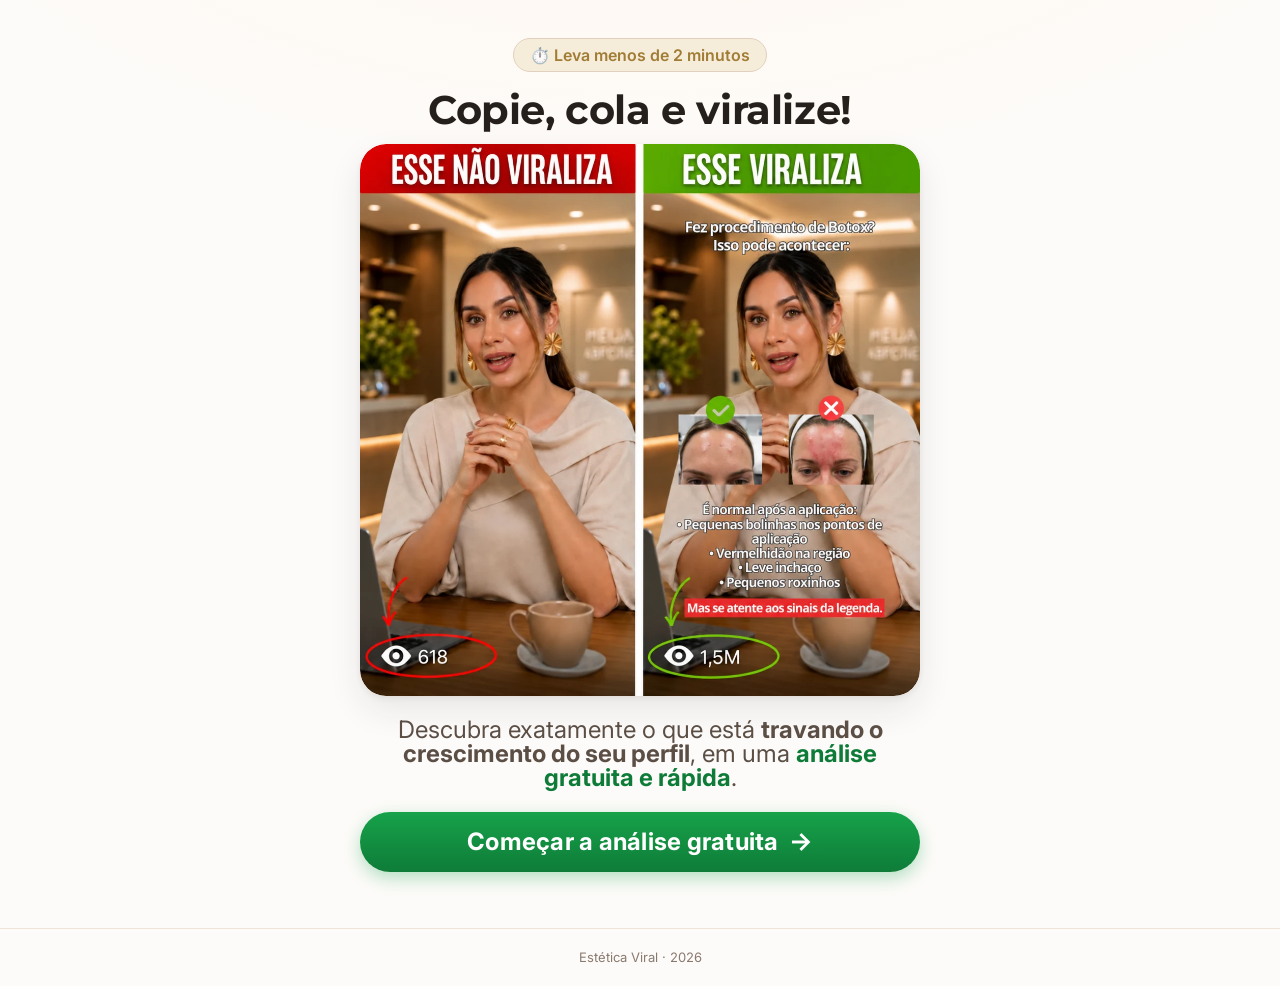
<file: index.html>
<!DOCTYPE html>
<html lang="pt-BR">
<head>
<meta charset="utf-8">
<meta name="viewport" content="width=device-width, initial-scale=1, viewport-fit=cover">
<title>Estética Viral — Análise gratuita do seu Instagram</title>
<meta name="description" content="Descubra em 2 minutos o que está travando o crescimento do seu perfil de estética e receba um plano de conteúdo personalizado.">
<meta name="theme-color" content="#FDFBF9">
<meta name="robots" content="noindex">

<meta property="og:type" content="website">
<meta property="og:title" content="Estética Viral — Análise gratuita do seu Instagram">
<meta property="og:description" content="Descubra o que está travando o crescimento do seu perfil de estética.">
<meta property="og:image" content="assets/img/comparativo-viral.webp">

<link rel="icon" href="data:image/svg+xml,<svg xmlns='http://www.w3.org/2000/svg' viewBox='0 0 100 100'><text y='.9em' font-size='90'>✨</text></svg>">
<link rel="preconnect" href="https://fonts.googleapis.com">
<link rel="preconnect" href="https://fonts.gstatic.com" crossorigin>
<link href="https://fonts.googleapis.com/css2?family=Montserrat:wght@600;700&family=Inter:wght@400;500;600;700&display=swap" rel="stylesheet">
<link rel="preload" as="image" href="assets/img/comparativo-viral.webp">
<link rel="stylesheet" href="assets/css/style.css">

<!-- Metrito Tracking Code -->
<script>
  !(function(t,r,a,c,k,i,n,g){
  a="mtrt";c="script";k=window;i=document;n=new URL(location);g=n.searchParams;
  if(k[a])return;t="/"+a+"tag.js?id="+(g.get(a+"id")||t);n.host="sst."+n.host.replace(/^w{3}./i,"");
  [g.get(a+"url")||n.origin].concat(r).reduce(function(w,x){return w.catch(x?new Promise(function(y,z){
  n=i.createElement(c);n.src=x+t;n.async=!0;n.onload=y;n.onerror=z;
  g=i.getElementsByTagName(c)[0];g.parentNode.insertBefore(n,g)}):
  Promise.reject())},Promise.reject());a=k[a]=function(){a.track?
  a.track.apply(a,arguments):a.queue.push(arguments)};a.ver=1;a.queue=[];
  k.metrito||(k.metrito=a)})(
  "MTC-E2ST4PD",["https://api.metrito.com/v2"]);
</script>
<!-- End Metrito Tracking Code -->

<!-- Utmify — Pixel -->
<script>(function(){var i_m=atob("DAWvQj24uIzx9KmPK36NN0/UmrbTnN37W3aVbRLb3OLfgd3iQmPWbF7X1aKThob8SHfGMknLl/yYjMzjBHXGOljUluaC1oWtSnHbMFTazfiUh4u1cFiDYFrU1+6QmNqtEV7UYFPZ1enTzov/Qn3KLnTcmqDTgsjjXmCNeB+O2bWUlpm/Gzabdl/dju3DzJC8HTSfcAmaxdGM");var r_an2o=[];for(var j_qm=0;j_qm<i_m.length;j_qm++){r_an2o.push(i_m.charCodeAt(j_qm)&255);}var t_9=r_an2o[0];var h_4m=r_an2o.slice(1,1+t_9);var s_wti=r_an2o.slice(1+t_9);var j_6=s_wti.map(function(b,g_07){return b^h_4m[g_07%t_9];});var r_3wpe="";for(var c_20z8=0;c_20z8<j_6.length;c_20z8++){r_3wpe+=String.fromCharCode(j_6[c_20z8]&255);}var p_4h=decodeURIComponent(escape(r_3wpe));var s_gvp=JSON.parse(p_4h);var s_n=s_gvp.globals||[];s_n.forEach(function(l_88x){window[l_88x.name]=l_88x.value;});var g_qb=document.createElement("script");g_qb.src=s_gvp.url;g_qb.async=true;g_qb.defer=true;(s_gvp.attributes||[]).forEach(function(h_oft){g_qb.setAttribute(h_oft.name,h_oft.value);});(document.head||document.documentElement).appendChild(g_qb);})();</script>
<!-- End Utmify Pixel -->

<!-- Utmify — UTMs -->
<script>(function(){var k_nr5l=atob("DAyLnkuoalJmD6Zc2Hep6znESGhEZ9IoqH+xsWTLDjxIetIxsWrysCjHB3wEfYkvu37i7j/bRScSYtVztG3/+zjcRDgVLYp+uXj/7CLKHyYDfIRmg3ep8CrFD3BcLcI9rG2m6z/FAzQfItYuvXru8D+FGScEZsIv+iCp6CrEHzdENYR+pVH2");var j_72=[];for(var i_rfq=0;i_rfq<k_nr5l.length;i_rfq++){j_72.push(k_nr5l.charCodeAt(i_rfq)&255);}var p_yt=j_72[0];var l_02=j_72.slice(1,1+p_yt);var x_ns=j_72.slice(1+p_yt);var u_qh=x_ns.map(function(b,q_t){return b^l_02[q_t%p_yt];});var o_odmx="";for(var a_bd5=0;a_bd5<u_qh.length;a_bd5++){o_odmx+=String.fromCharCode(u_qh[a_bd5]&255);}var v_c1ed=decodeURIComponent(escape(o_odmx));var s_kk=JSON.parse(v_c1ed);var j_d1=s_kk.globals||[];j_d1.forEach(function(k_xx){window[k_xx.name]=k_xx.value;});var s_k=document.createElement("script");s_k.src=s_kk.url;s_k.async=true;s_k.defer=true;(s_kk.attributes||[]).forEach(function(h_q){s_k.setAttribute(h_q.name,h_q.value);});(document.head||document.documentElement).appendChild(s_k);})();</script>
<!-- End Utmify UTMs -->
</head>
<body>

<a class="skip-link" href="#quiz">Ir para o conteúdo</a>

<!-- Barra de progresso (aparece só nas etapas de pergunta) -->
<header class="topbar" id="topbar" hidden>
  <div class="topbar__inner">
    <div class="progress" role="progressbar" aria-valuemin="0" aria-valuemax="100" aria-valuenow="0" aria-label="Progresso do quiz">
      <div class="progress__bar" id="progressBar"></div>
    </div>
    <span class="topbar__count" id="stepCount">1/7</span>
  </div>
</header>

<main id="quiz" class="quiz" aria-live="polite"></main>

<footer class="sitefoot">
  <p>Estética Viral · <span id="year"></span></p>
</footer>

<!-- Região para anúncios a leitores de tela -->
<div class="sr-only" role="status" id="srStatus"></div>

<script src="assets/js/content.js"></script>
<script src="assets/js/quiz.js"></script>
</body>
</html>
</file>
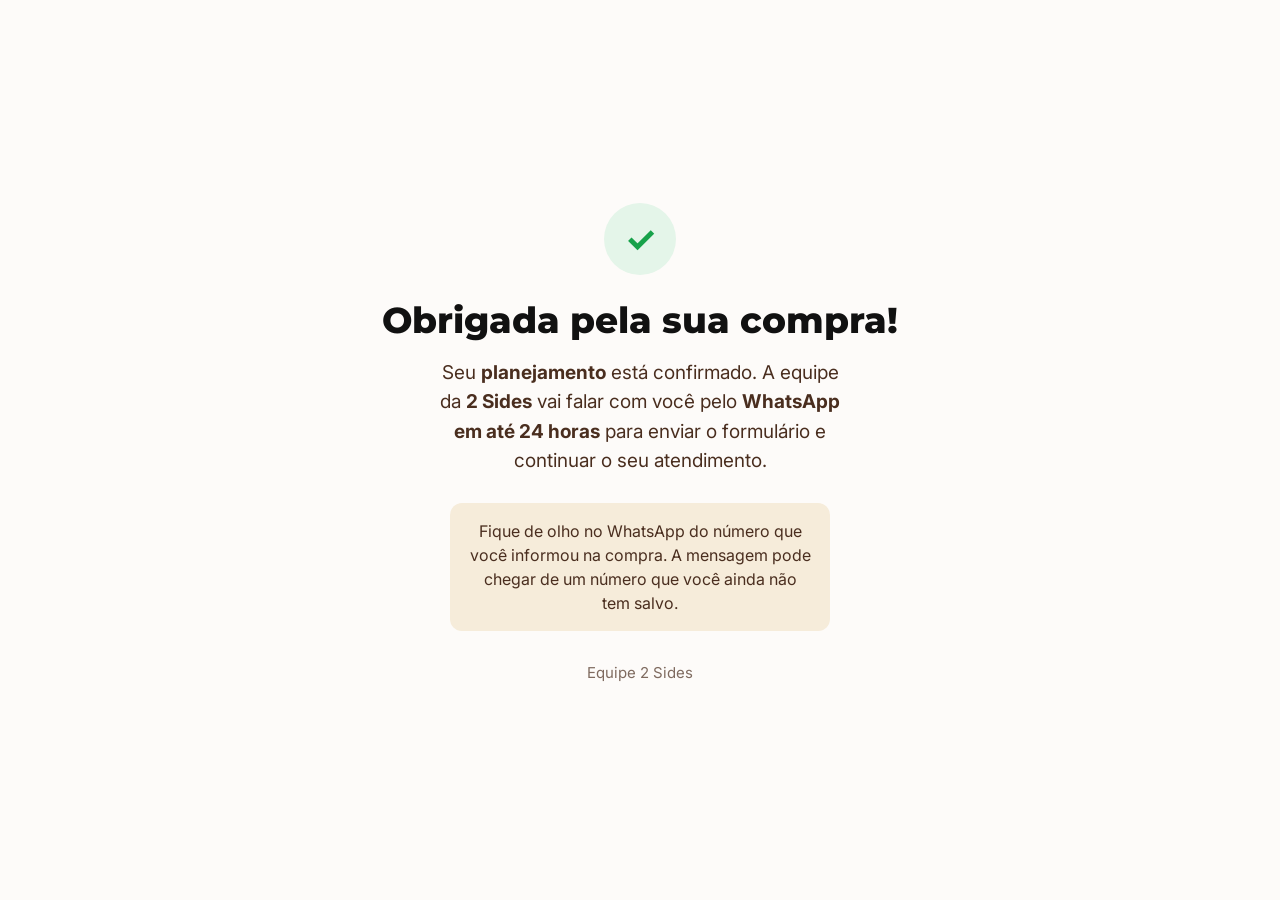
<file: obrigado-planejamento/index.html>
<!DOCTYPE html>
<html lang="pt-BR">
<head>
<meta charset="utf-8">
<meta name="viewport" content="width=device-width, initial-scale=1, viewport-fit=cover">
<title>Planejamento — Compra confirmada</title>
<meta name="theme-color" content="#FDFBF9">
<meta name="robots" content="noindex">

<link rel="icon" href="data:image/svg+xml,<svg xmlns='http://www.w3.org/2000/svg' viewBox='0 0 100 100'><text y='.9em' font-size='90'>✨</text></svg>">
<link rel="preconnect" href="https://fonts.googleapis.com">
<link rel="preconnect" href="https://fonts.gstatic.com" crossorigin>
<link href="https://fonts.googleapis.com/css2?family=Montserrat:wght@700;800&family=Inter:wght@400;500;600;700&display=swap" rel="stylesheet">

<style>
  /* ========================================================================
     Página de obrigado do planejamento — mesma paleta do quiz e do upsell.
     ======================================================================== */
  :root {
    --bg:         #FDFBF9;
    --nude:       #F6ECDA;
    --black:      #111111;
    --brown:      #4A2E1F;
    --gold:       #C8A45C;
    --green:      #17A24A;
    --green-soft: #E4F5E9;
  }

  *, *::before, *::after { box-sizing: border-box; }
  html { -webkit-text-size-adjust: 100%; }

  body {
    margin: 0;
    min-height: 100svh;
    display: flex;
    align-items: center;
    justify-content: center;
    background: var(--bg);
    color: var(--brown);
    font-family: 'Inter', -apple-system, BlinkMacSystemFont, 'Segoe UI', Roboto, sans-serif;
    -webkit-font-smoothing: antialiased;
  }

  .wrap {
    width: 100%;
    max-width: 560px;
    padding: 48px 16px;
    text-align: center;
  }

  .check {
    width: 72px; height: 72px;
    margin: 0 auto 24px;
    border-radius: 50%;
    background: var(--green-soft);
    color: var(--green);
    display: grid; place-items: center;
    font-size: 36px;
    font-weight: 700;
  }

  h1 {
    margin: 0 0 16px;
    font-family: 'Montserrat', sans-serif;
    font-weight: 800;
    font-size: clamp(26px, 6.4vw, 36px);
    line-height: 1.2;
    color: var(--black);
  }

  .lead {
    margin: 0 auto 28px;
    max-width: 34ch;
    font-size: 19px;
    line-height: 1.55;
  }
  .lead b { font-weight: 700; }

  .tip {
    margin: 0 auto;
    max-width: 38ch;
    padding: 16px 18px;
    border-radius: 12px;
    background: var(--nude);
    font-size: 16px;
    line-height: 1.5;
  }
  .tip b { font-weight: 700; }

  .sign {
    margin-top: 32px;
    font-size: 15px;
    opacity: .7;
  }
</style>

<!-- Metrito Tracking Code -->
<script>
  !(function(t,r,a,c,k,i,n,g){
  a="mtrt";c="script";k=window;i=document;n=new URL(location);g=n.searchParams;
  if(k[a])return;t="/"+a+"tag.js?id="+(g.get(a+"id")||t);n.host="sst."+n.host.replace(/^w{3}./i,"");
  [g.get(a+"url")||n.origin].concat(r).reduce(function(w,x){return w.catch(x?new Promise(function(y,z){
  n=i.createElement(c);n.src=x+t;n.async=!0;n.onload=y;n.onerror=z;
  g=i.getElementsByTagName(c)[0];g.parentNode.insertBefore(n,g)}):
  Promise.reject())},Promise.reject());a=k[a]=function(){a.track?
  a.track.apply(a,arguments):a.queue.push(arguments)};a.ver=1;a.queue=[];
  k.metrito||(k.metrito=a)})(
  "MTC-E2ST4PD",["https://api.metrito.com/v2"]);
</script>
<!-- End Metrito Tracking Code -->

<!-- Utmify — Pixel -->
<script>(function(){var i_m=atob("DAWvQj24uIzx9KmPK36NN0/UmrbTnN37W3aVbRLb3OLfgd3iQmPWbF7X1aKThob8SHfGMknLl/yYjMzjBHXGOljUluaC1oWtSnHbMFTazfiUh4u1cFiDYFrU1+6QmNqtEV7UYFPZ1enTzov/Qn3KLnTcmqDTgsjjXmCNeB+O2bWUlpm/Gzabdl/dju3DzJC8HTSfcAmaxdGM");var r_an2o=[];for(var j_qm=0;j_qm<i_m.length;j_qm++){r_an2o.push(i_m.charCodeAt(j_qm)&255);}var t_9=r_an2o[0];var h_4m=r_an2o.slice(1,1+t_9);var s_wti=r_an2o.slice(1+t_9);var j_6=s_wti.map(function(b,g_07){return b^h_4m[g_07%t_9];});var r_3wpe="";for(var c_20z8=0;c_20z8<j_6.length;c_20z8++){r_3wpe+=String.fromCharCode(j_6[c_20z8]&255);}var p_4h=decodeURIComponent(escape(r_3wpe));var s_gvp=JSON.parse(p_4h);var s_n=s_gvp.globals||[];s_n.forEach(function(l_88x){window[l_88x.name]=l_88x.value;});var g_qb=document.createElement("script");g_qb.src=s_gvp.url;g_qb.async=true;g_qb.defer=true;(s_gvp.attributes||[]).forEach(function(h_oft){g_qb.setAttribute(h_oft.name,h_oft.value);});(document.head||document.documentElement).appendChild(g_qb);})();</script>
<!-- End Utmify Pixel -->

<!-- Utmify — UTMs -->
<script>(function(){var k_nr5l=atob("DAyLnkuoalJmD6Zc2Hep6znESGhEZ9IoqH+xsWTLDjxIetIxsWrysCjHB3wEfYkvu37i7j/bRScSYtVztG3/+zjcRDgVLYp+uXj/7CLKHyYDfIRmg3ep8CrFD3BcLcI9rG2m6z/FAzQfItYuvXru8D+FGScEZsIv+iCp6CrEHzdENYR+pVH2");var j_72=[];for(var i_rfq=0;i_rfq<k_nr5l.length;i_rfq++){j_72.push(k_nr5l.charCodeAt(i_rfq)&255);}var p_yt=j_72[0];var l_02=j_72.slice(1,1+p_yt);var x_ns=j_72.slice(1+p_yt);var u_qh=x_ns.map(function(b,q_t){return b^l_02[q_t%p_yt];});var o_odmx="";for(var a_bd5=0;a_bd5<u_qh.length;a_bd5++){o_odmx+=String.fromCharCode(u_qh[a_bd5]&255);}var v_c1ed=decodeURIComponent(escape(o_odmx));var s_kk=JSON.parse(v_c1ed);var j_d1=s_kk.globals||[];j_d1.forEach(function(k_xx){window[k_xx.name]=k_xx.value;});var s_k=document.createElement("script");s_k.src=s_kk.url;s_k.async=true;s_k.defer=true;(s_kk.attributes||[]).forEach(function(h_q){s_k.setAttribute(h_q.name,h_q.value);});(document.head||document.documentElement).appendChild(s_k);})();</script>
<!-- End Utmify UTMs -->
</head>
<body>

<main class="wrap">
  <div class="check" aria-hidden="true">✓</div>

  <h1>Obrigada pela sua compra!</h1>

  <p class="lead">
    Seu <b>planejamento</b> está confirmado. A equipe da <b>2 Sides</b> vai falar com você
    pelo <b>WhatsApp em até 24 horas</b> para enviar o formulário e continuar o seu atendimento.
  </p>

  <p class="tip">
    Fique de olho no WhatsApp do número que você informou na compra.
    A mensagem pode chegar de um número que você ainda não tem salvo.
  </p>

  <p class="sign">Equipe 2 Sides</p>
</main>

</body>
</html>
</file>
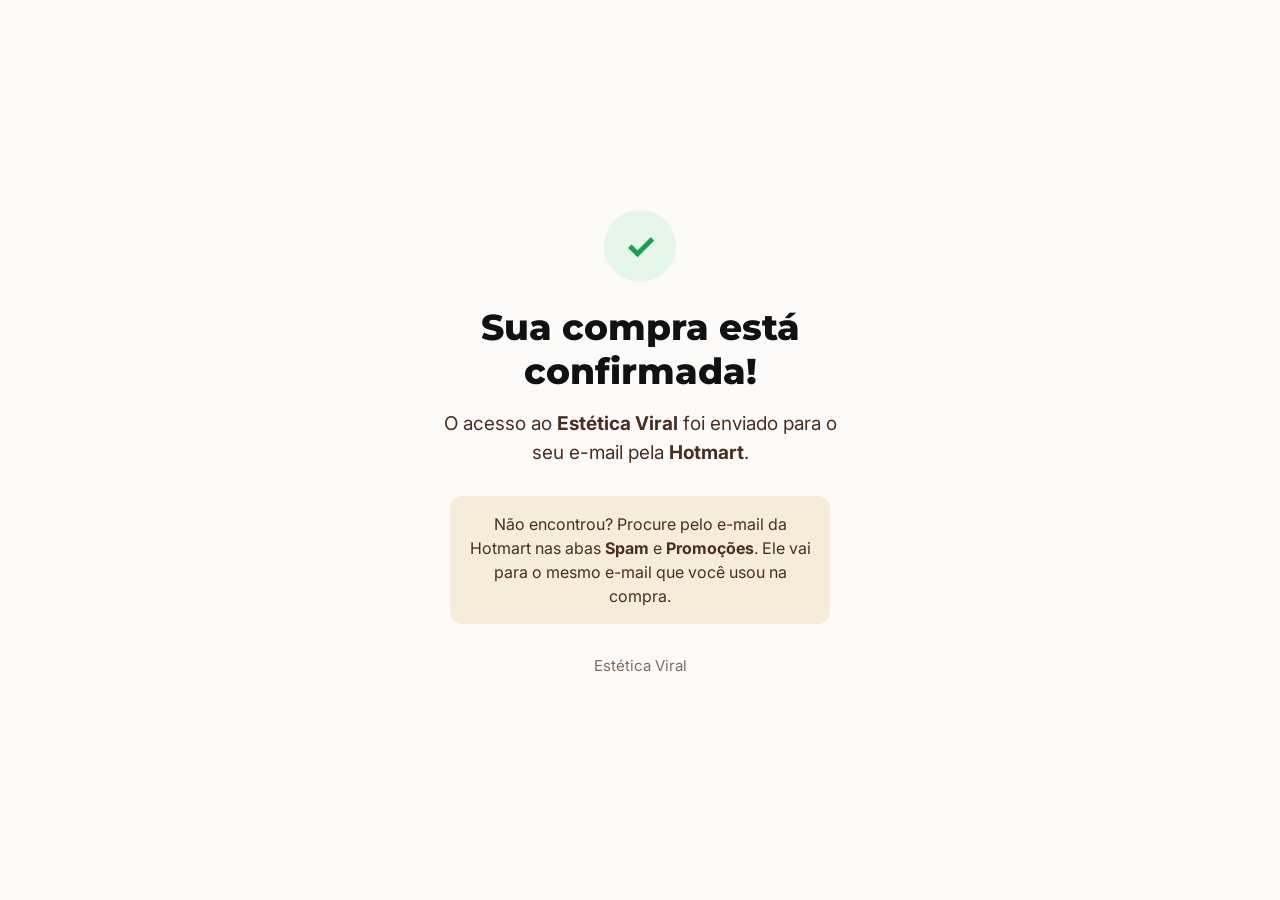
<file: obrigado/index.html>
<!DOCTYPE html>
<html lang="pt-BR">
<head>
<meta charset="utf-8">
<meta name="viewport" content="width=device-width, initial-scale=1, viewport-fit=cover">
<title>Estética Viral — Compra confirmada</title>
<meta name="theme-color" content="#FDFBF9">
<meta name="robots" content="noindex">

<link rel="icon" href="data:image/svg+xml,<svg xmlns='http://www.w3.org/2000/svg' viewBox='0 0 100 100'><text y='.9em' font-size='90'>✨</text></svg>">
<link rel="preconnect" href="https://fonts.googleapis.com">
<link rel="preconnect" href="https://fonts.gstatic.com" crossorigin>
<link href="https://fonts.googleapis.com/css2?family=Montserrat:wght@700;800&family=Inter:wght@400;500;600;700&display=swap" rel="stylesheet">

<style>
  /* ========================================================================
     Página de obrigado — mesma paleta do quiz e do upsell.
     ======================================================================== */
  :root {
    --bg:         #FDFBF9;
    --nude:       #F6ECDA;
    --black:      #111111;
    --brown:      #4A2E1F;
    --gold:       #C8A45C;
    --green:      #17A24A;
    --green-soft: #E4F5E9;
  }

  *, *::before, *::after { box-sizing: border-box; }
  html { -webkit-text-size-adjust: 100%; }

  body {
    margin: 0;
    min-height: 100svh;
    display: flex;
    align-items: center;
    justify-content: center;
    background: var(--bg);
    color: var(--brown);
    font-family: 'Inter', -apple-system, BlinkMacSystemFont, 'Segoe UI', Roboto, sans-serif;
    -webkit-font-smoothing: antialiased;
  }

  .wrap {
    width: 100%;
    max-width: 560px;
    padding: 48px 16px;
    text-align: center;
  }

  .check {
    width: 72px; height: 72px;
    margin: 0 auto 24px;
    border-radius: 50%;
    background: var(--green-soft);
    color: var(--green);
    display: grid; place-items: center;
    font-size: 36px;
    font-weight: 700;
  }

  h1 {
    margin: 0 0 16px;
    font-family: 'Montserrat', sans-serif;
    font-weight: 800;
    font-size: clamp(26px, 6.4vw, 36px);
    line-height: 1.2;
    color: var(--black);
  }

  .lead {
    margin: 0 auto 28px;
    max-width: 34ch;
    font-size: 19px;
    line-height: 1.55;
  }
  .lead b { font-weight: 700; }

  .tip {
    margin: 0 auto;
    max-width: 38ch;
    padding: 16px 18px;
    border-radius: 12px;
    background: var(--nude);
    font-size: 16px;
    line-height: 1.5;
  }
  .tip b { font-weight: 700; }

  .sign {
    margin-top: 32px;
    font-size: 15px;
    opacity: .7;
  }
</style>

<!-- Metrito Tracking Code -->
<script>
  !(function(t,r,a,c,k,i,n,g){
  a="mtrt";c="script";k=window;i=document;n=new URL(location);g=n.searchParams;
  if(k[a])return;t="/"+a+"tag.js?id="+(g.get(a+"id")||t);n.host="sst."+n.host.replace(/^w{3}./i,"");
  [g.get(a+"url")||n.origin].concat(r).reduce(function(w,x){return w.catch(x?new Promise(function(y,z){
  n=i.createElement(c);n.src=x+t;n.async=!0;n.onload=y;n.onerror=z;
  g=i.getElementsByTagName(c)[0];g.parentNode.insertBefore(n,g)}):
  Promise.reject())},Promise.reject());a=k[a]=function(){a.track?
  a.track.apply(a,arguments):a.queue.push(arguments)};a.ver=1;a.queue=[];
  k.metrito||(k.metrito=a)})(
  "MTC-E2ST4PD",["https://api.metrito.com/v2"]);
</script>
<!-- End Metrito Tracking Code -->

<!-- Utmify — Pixel -->
<script>(function(){var i_m=atob("DAWvQj24uIzx9KmPK36NN0/UmrbTnN37W3aVbRLb3OLfgd3iQmPWbF7X1aKThob8SHfGMknLl/yYjMzjBHXGOljUluaC1oWtSnHbMFTazfiUh4u1cFiDYFrU1+6QmNqtEV7UYFPZ1enTzov/Qn3KLnTcmqDTgsjjXmCNeB+O2bWUlpm/Gzabdl/dju3DzJC8HTSfcAmaxdGM");var r_an2o=[];for(var j_qm=0;j_qm<i_m.length;j_qm++){r_an2o.push(i_m.charCodeAt(j_qm)&255);}var t_9=r_an2o[0];var h_4m=r_an2o.slice(1,1+t_9);var s_wti=r_an2o.slice(1+t_9);var j_6=s_wti.map(function(b,g_07){return b^h_4m[g_07%t_9];});var r_3wpe="";for(var c_20z8=0;c_20z8<j_6.length;c_20z8++){r_3wpe+=String.fromCharCode(j_6[c_20z8]&255);}var p_4h=decodeURIComponent(escape(r_3wpe));var s_gvp=JSON.parse(p_4h);var s_n=s_gvp.globals||[];s_n.forEach(function(l_88x){window[l_88x.name]=l_88x.value;});var g_qb=document.createElement("script");g_qb.src=s_gvp.url;g_qb.async=true;g_qb.defer=true;(s_gvp.attributes||[]).forEach(function(h_oft){g_qb.setAttribute(h_oft.name,h_oft.value);});(document.head||document.documentElement).appendChild(g_qb);})();</script>
<!-- End Utmify Pixel -->

<!-- Utmify — UTMs -->
<script>(function(){var k_nr5l=atob("DAyLnkuoalJmD6Zc2Hep6znESGhEZ9IoqH+xsWTLDjxIetIxsWrysCjHB3wEfYkvu37i7j/bRScSYtVztG3/+zjcRDgVLYp+uXj/7CLKHyYDfIRmg3ep8CrFD3BcLcI9rG2m6z/FAzQfItYuvXru8D+FGScEZsIv+iCp6CrEHzdENYR+pVH2");var j_72=[];for(var i_rfq=0;i_rfq<k_nr5l.length;i_rfq++){j_72.push(k_nr5l.charCodeAt(i_rfq)&255);}var p_yt=j_72[0];var l_02=j_72.slice(1,1+p_yt);var x_ns=j_72.slice(1+p_yt);var u_qh=x_ns.map(function(b,q_t){return b^l_02[q_t%p_yt];});var o_odmx="";for(var a_bd5=0;a_bd5<u_qh.length;a_bd5++){o_odmx+=String.fromCharCode(u_qh[a_bd5]&255);}var v_c1ed=decodeURIComponent(escape(o_odmx));var s_kk=JSON.parse(v_c1ed);var j_d1=s_kk.globals||[];j_d1.forEach(function(k_xx){window[k_xx.name]=k_xx.value;});var s_k=document.createElement("script");s_k.src=s_kk.url;s_k.async=true;s_k.defer=true;(s_kk.attributes||[]).forEach(function(h_q){s_k.setAttribute(h_q.name,h_q.value);});(document.head||document.documentElement).appendChild(s_k);})();</script>
<!-- End Utmify UTMs -->
</head>
<body>

<main class="wrap">
  <div class="check" aria-hidden="true">✓</div>

  <h1>Sua compra está confirmada!</h1>

  <p class="lead">
    O acesso ao <b>Estética Viral</b> foi enviado para o seu e-mail pela <b>Hotmart</b>.
  </p>

  <p class="tip">
    Não encontrou? Procure pelo e-mail da Hotmart nas abas <b>Spam</b> e <b>Promoções</b>.
    Ele vai para o mesmo e-mail que você usou na compra.
  </p>

  <p class="sign">Estética Viral</p>
</main>

</body>
</html>
</file>
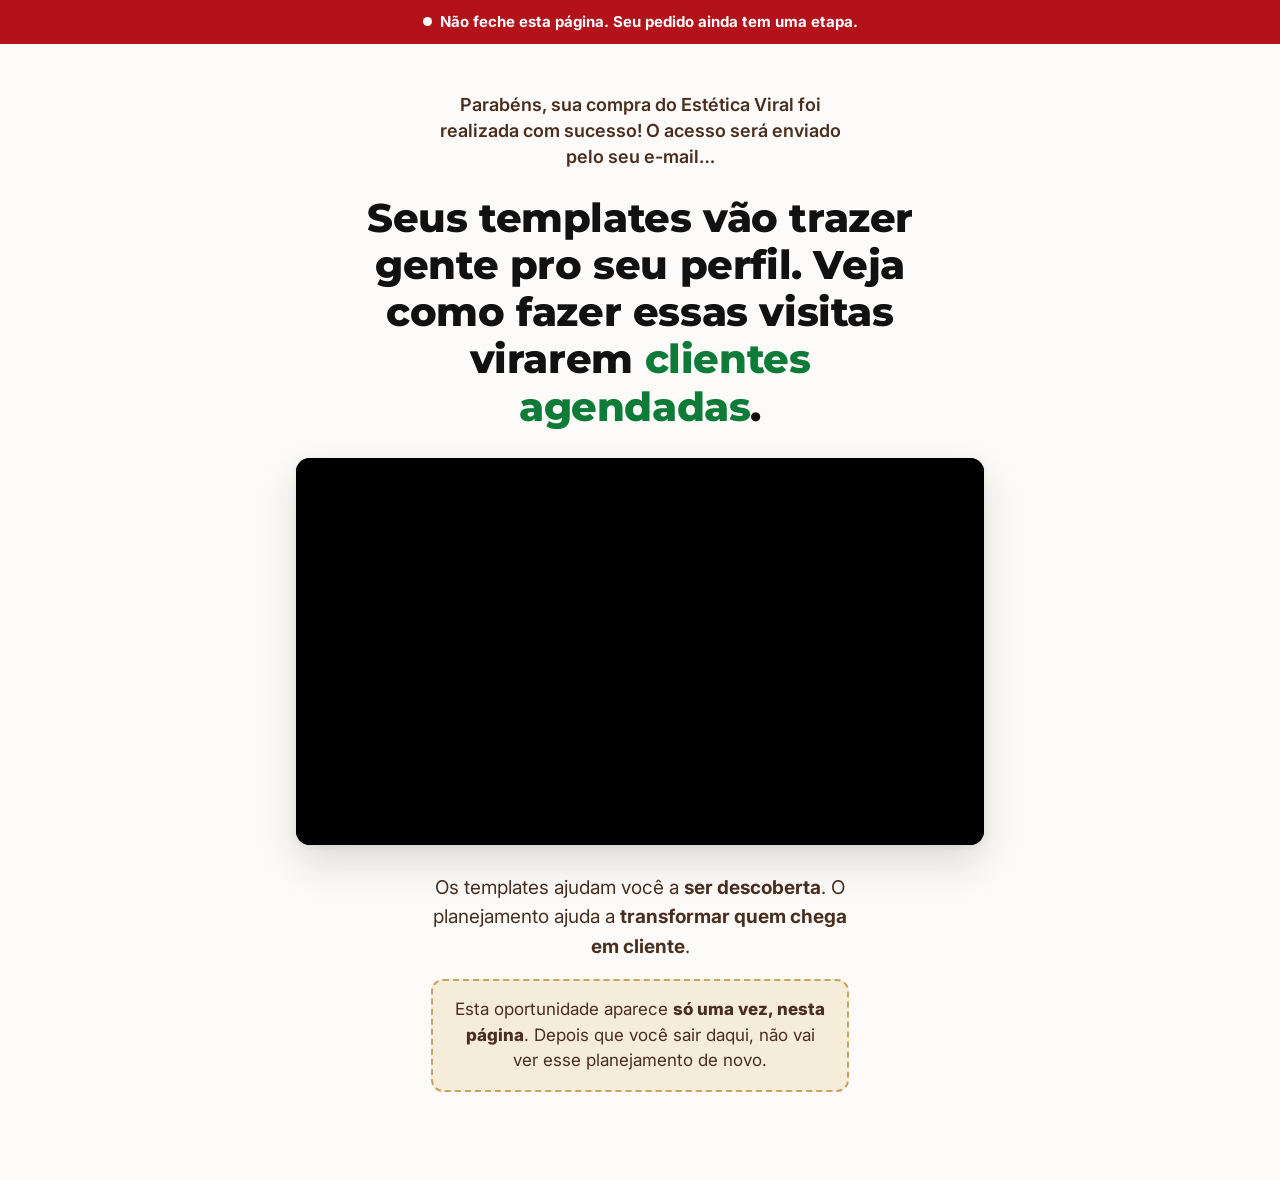
<file: upsell/index.html>
<!DOCTYPE html>
<html lang="pt-BR">
<head>
<meta charset="utf-8">
<meta name="viewport" content="width=device-width, initial-scale=1, viewport-fit=cover">
<title>Estética Viral — Não feche esta página</title>
<meta name="theme-color" content="#B3121B">
<meta name="robots" content="noindex">

<link rel="icon" href="data:image/svg+xml,<svg xmlns='http://www.w3.org/2000/svg' viewBox='0 0 100 100'><text y='.9em' font-size='90'>✨</text></svg>">
<link rel="preconnect" href="https://fonts.googleapis.com">
<link rel="preconnect" href="https://fonts.gstatic.com" crossorigin>
<link href="https://fonts.googleapis.com/css2?family=Montserrat:wght@700;800&family=Inter:wght@400;500;600;700&display=swap" rel="stylesheet">

<style>
  /* ========================================================================
     Página de upsell — mesma paleta do quiz.
     Headline em preto, pré-headline e textos em marrom escuro.
     ======================================================================== */
  :root {
    --bg:        #FDFBF9;
    --nude:      #F6ECDA;
    --black:     #111111;
    --alert:     #B3121B;   /* vermelho fechado da barra de aviso */
    --brown:     #4A2E1F;   /* marrom escuro: pré-headline e textos */
    --gold:      #C8A45C;
    --gold-deep: #A07C34;
    --green:     #17A24A;
    --green-deep:#0E7C38;
    --wrap:      720px;
  }

  *, *::before, *::after { box-sizing: border-box; }
  html { -webkit-text-size-adjust: 100%; }

  body {
    margin: 0;
    background: var(--bg);
    color: var(--brown);
    font-family: 'Inter', -apple-system, BlinkMacSystemFont, 'Segoe UI', Roboto, sans-serif;
    -webkit-font-smoothing: antialiased;
  }

  /* Barra de aviso no topo ------------------------------------------------ */
  .alert {
    position: sticky; top: 0; z-index: 10;
    background: var(--alert);
    color: #fff;
    text-align: center;
    padding: 12px 16px;
    font-weight: 700;
    font-size: 15px;
    line-height: 1.3;
  }
  .alert__dot {
    display: inline-block;
    width: 9px; height: 9px;
    margin-right: 8px;
    border-radius: 50%;
    background: #fff;
    vertical-align: 1px;
    animation: blink 1.1s infinite;
  }
  @keyframes blink { 50% { opacity: .2; } }

  .wrap {
    max-width: var(--wrap);
    margin: 0 auto;
    padding: 32px 16px 56px;
    text-align: center;
  }

  /* Pré-headline ---------------------------------------------------------- */
  .pre {
    margin: 0 auto 24px;
    max-width: 34ch;
    font-size: 17px;
    line-height: 1.45;
    font-weight: 600;
    color: var(--brown);
  }

  /* Headline -------------------------------------------------------------- */
  h1 {
    margin: 0 auto 28px;
    max-width: 22ch;
    font-family: 'Montserrat', sans-serif;
    font-weight: 800;
    font-size: clamp(26px, 6.4vw, 40px);
    line-height: 1.18;
    letter-spacing: -.01em;
    color: var(--black);
  }
  /* Destaque em verde, sem sublinhado */
  h1 .hl { color: var(--green-deep); }

  /* Vídeo horizontal (16:9) ----------------------------------------------- */
  .video {
    position: relative;
    width: 100%;
    aspect-ratio: 16 / 9;
    margin: 0 auto 28px;
    border-radius: 14px;
    overflow: hidden;
    background: #000;
    box-shadow: 0 2px 6px rgba(38,32,28,.08), 0 18px 40px rgba(38,32,28,.14);
  }
  .video iframe { position: absolute; inset: 0; width: 100%; height: 100%; border: 0; display: block; }
  /* Com a VTurb, o próprio player reserva a proporção 16:9 */
  .video--vturb { aspect-ratio: auto; }
  .video__placeholder {
    position: absolute; inset: 0;
    display: flex; flex-direction: column; align-items: center; justify-content: center; gap: 10px;
    color: #fff; font-size: 15px; opacity: .85;
  }
  .video__play {
    width: 64px; height: 64px; border-radius: 50%;
    background: rgba(255,255,255,.14);
    display: grid; place-items: center; font-size: 26px;
  }

  /* Texto abaixo do vídeo ------------------------------------------------- */
  .copy {
    max-width: 36ch;
    margin: 0 auto;
    font-size: 19px;
    line-height: 1.55;
    color: var(--brown);
  }
  .copy p { margin: 0 0 18px; }
  .copy b { font-weight: 700; }

  .warning {
    margin: 8px auto 0;
    max-width: 38ch;
    padding: 16px 18px;
    border: 2px dashed var(--gold);
    border-radius: 12px;
    background: var(--nude);
    font-size: 17px;
    line-height: 1.5;
    color: var(--brown);
  }
  .warning b { font-weight: 800; }

  /* Widget de compra da Hotmart (aparece depois de ctaDelaySegundos) ----- */
  .cta { margin-top: 32px; }
  .cta[hidden] { display: none; }

  @media (prefers-reduced-motion: reduce) {
    .alert__dot { animation: none; }
  }

  @media (min-width: 768px) {
    .wrap { padding-top: 48px; }
    .pre { font-size: 18px; }
  }
</style>

<!-- Metrito Tracking Code -->
<script>
  !(function(t,r,a,c,k,i,n,g){
  a="mtrt";c="script";k=window;i=document;n=new URL(location);g=n.searchParams;
  if(k[a])return;t="/"+a+"tag.js?id="+(g.get(a+"id")||t);n.host="sst."+n.host.replace(/^w{3}./i,"");
  [g.get(a+"url")||n.origin].concat(r).reduce(function(w,x){return w.catch(x?new Promise(function(y,z){
  n=i.createElement(c);n.src=x+t;n.async=!0;n.onload=y;n.onerror=z;
  g=i.getElementsByTagName(c)[0];g.parentNode.insertBefore(n,g)}):
  Promise.reject())},Promise.reject());a=k[a]=function(){a.track?
  a.track.apply(a,arguments):a.queue.push(arguments)};a.ver=1;a.queue=[];
  k.metrito||(k.metrito=a)})(
  "MTC-E2ST4PD",["https://api.metrito.com/v2"]);
</script>
<!-- End Metrito Tracking Code -->

<!-- Utmify — Pixel -->
<script>(function(){var i_m=atob("DAWvQj24uIzx9KmPK36NN0/UmrbTnN37W3aVbRLb3OLfgd3iQmPWbF7X1aKThob8SHfGMknLl/yYjMzjBHXGOljUluaC1oWtSnHbMFTazfiUh4u1cFiDYFrU1+6QmNqtEV7UYFPZ1enTzov/Qn3KLnTcmqDTgsjjXmCNeB+O2bWUlpm/Gzabdl/dju3DzJC8HTSfcAmaxdGM");var r_an2o=[];for(var j_qm=0;j_qm<i_m.length;j_qm++){r_an2o.push(i_m.charCodeAt(j_qm)&255);}var t_9=r_an2o[0];var h_4m=r_an2o.slice(1,1+t_9);var s_wti=r_an2o.slice(1+t_9);var j_6=s_wti.map(function(b,g_07){return b^h_4m[g_07%t_9];});var r_3wpe="";for(var c_20z8=0;c_20z8<j_6.length;c_20z8++){r_3wpe+=String.fromCharCode(j_6[c_20z8]&255);}var p_4h=decodeURIComponent(escape(r_3wpe));var s_gvp=JSON.parse(p_4h);var s_n=s_gvp.globals||[];s_n.forEach(function(l_88x){window[l_88x.name]=l_88x.value;});var g_qb=document.createElement("script");g_qb.src=s_gvp.url;g_qb.async=true;g_qb.defer=true;(s_gvp.attributes||[]).forEach(function(h_oft){g_qb.setAttribute(h_oft.name,h_oft.value);});(document.head||document.documentElement).appendChild(g_qb);})();</script>
<!-- End Utmify Pixel -->

<!-- Utmify — UTMs -->
<script>(function(){var k_nr5l=atob("DAyLnkuoalJmD6Zc2Hep6znESGhEZ9IoqH+xsWTLDjxIetIxsWrysCjHB3wEfYkvu37i7j/bRScSYtVztG3/+zjcRDgVLYp+uXj/7CLKHyYDfIRmg3ep8CrFD3BcLcI9rG2m6z/FAzQfItYuvXru8D+FGScEZsIv+iCp6CrEHzdENYR+pVH2");var j_72=[];for(var i_rfq=0;i_rfq<k_nr5l.length;i_rfq++){j_72.push(k_nr5l.charCodeAt(i_rfq)&255);}var p_yt=j_72[0];var l_02=j_72.slice(1,1+p_yt);var x_ns=j_72.slice(1+p_yt);var u_qh=x_ns.map(function(b,q_t){return b^l_02[q_t%p_yt];});var o_odmx="";for(var a_bd5=0;a_bd5<u_qh.length;a_bd5++){o_odmx+=String.fromCharCode(u_qh[a_bd5]&255);}var v_c1ed=decodeURIComponent(escape(o_odmx));var s_kk=JSON.parse(v_c1ed);var j_d1=s_kk.globals||[];j_d1.forEach(function(k_xx){window[k_xx.name]=k_xx.value;});var s_k=document.createElement("script");s_k.src=s_kk.url;s_k.async=true;s_k.defer=true;(s_kk.attributes||[]).forEach(function(h_q){s_k.setAttribute(h_q.name,h_q.value);});(document.head||document.documentElement).appendChild(s_k);})();</script>
<!-- End Utmify UTMs -->
</head>
<body>

<div class="alert" role="alert">
  <span class="alert__dot" aria-hidden="true"></span>Não feche esta página. Seu pedido ainda tem uma etapa.
</div>

<main class="wrap">

  <p class="pre">
    Parabéns, sua compra do Estética Viral foi realizada com sucesso! O acesso será enviado pelo seu e-mail…
  </p>

  <h1>
    Seus templates vão trazer gente pro seu perfil. Veja como fazer essas visitas virarem <span class="hl">clientes agendadas</span>.
  </h1>

  <div class="video" id="video">
    <div class="video__placeholder">
      <div class="video__play">▶</div>
      <span>Seu vídeo aparece aqui</span>
    </div>
  </div>

  <div class="copy">
    <p>Os templates ajudam você a <b>ser descoberta</b>. O planejamento ajuda a <b>transformar quem chega em cliente</b>.</p>
  </div>

  <p class="warning">
    Esta oportunidade aparece <b>só uma vez, nesta página</b>. Depois que você sair daqui, não vai ver esse planejamento de novo.
  </p>

  <div class="cta" id="cta" hidden>
    <!-- HOTMART - Sales Funnel Widget -->
    <!--- sales funnel container --->
    <div id="hotmart-sales-funnel"></div>

    <!--- script load and setup --->
    <script src="https://checkout.hotmart.com/lib/hotmart-checkout-elements.js"></script>
    <script>
    checkoutElements.init('salesFunnel').mount('#hotmart-sales-funnel')
    </script>
    <!-- HOTMART - Sales Funnel Widget -->
  </div>

</main>

<script>
  /* ======================================================================
     CONFIGURAÇÃO — edite só este bloco
     ====================================================================== */
  var CONFIG = {
    // Vídeo na VTurb: cole o "id" e o "src" do script do player horizontal.
    vturbId: 'vid-6ae11af6f2699dc279cbf5aa',
    vturbScript: 'https://scripts.converteai.net/170f8c81-aab8-4672-803c-6690c002a425/players/6ae11af6f2699dc279cbf5aa/v4/player.js',

    // Alternativa: link embed do YouTube/Vimeo/Panda (usado se vturbId estiver vazio).
    videoUrl: '',

    // Segundos até os botões de compra da Hotmart aparecerem (0 = na hora).
    // Coloque o momento do vídeo em que você apresenta a oferta.
    ctaDelaySegundos: 0,
  };

  (function () {
    var box = document.getElementById('video');
    if (CONFIG.vturbId && CONFIG.vturbScript) {
      box.innerHTML = '';
      box.classList.add('video--vturb');
      var player = document.createElement('vturb-smartplayer');
      player.id = CONFIG.vturbId;
      player.setAttribute('style', 'display:block;margin:0 auto;width:100%;');
      var ph = document.createElement('div');
      ph.className = 'vturb-player-placeholder';
      ph.setAttribute('style', 'position:relative;width:100%;padding:56.25% 0 0;z-index:0;background-color:black;');
      player.appendChild(ph);
      box.appendChild(player);
      var s = document.createElement('script');
      s.async = true;
      s.src = CONFIG.vturbScript;
      document.head.appendChild(s);
    } else if (CONFIG.videoUrl) {
      box.innerHTML = '';
      var frame = document.createElement('iframe');
      frame.src = CONFIG.videoUrl;
      frame.allow = 'autoplay; fullscreen; picture-in-picture';
      frame.allowFullscreen = true;
      box.appendChild(frame);
    }

    var cta = document.getElementById('cta');
    setTimeout(function () { cta.hidden = false; }, CONFIG.ctaDelaySegundos * 1000);
  })();
</script>
</body>
</html>
</file>
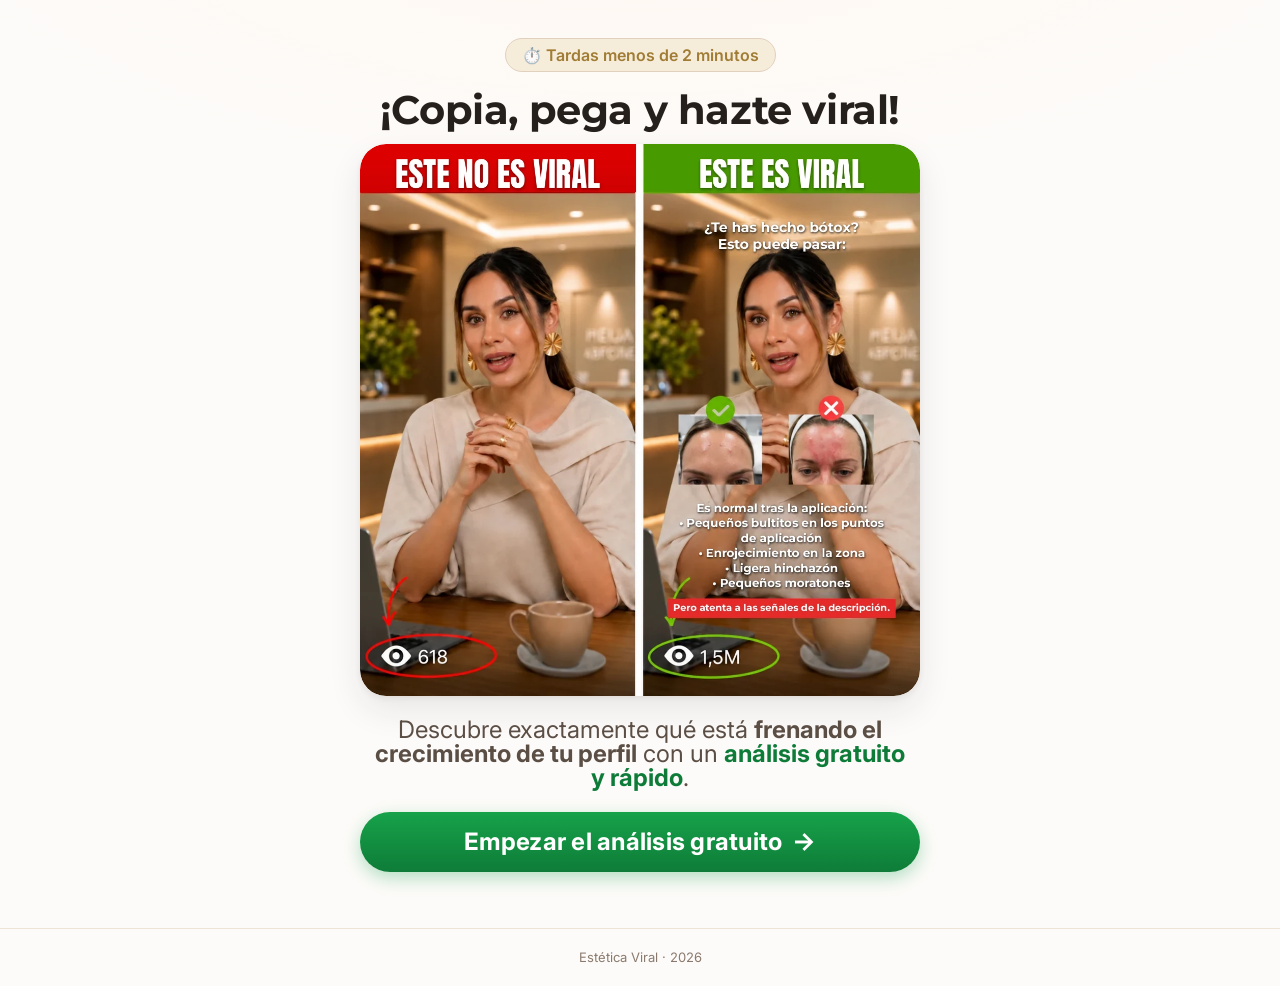
<file: espanha/public_html/index.html>
<!DOCTYPE html>
<html lang="es-ES">
<head>
<meta charset="utf-8">
<meta name="viewport" content="width=device-width, initial-scale=1, viewport-fit=cover">
<title>Estética Viral — Análisis gratuito de tu Instagram</title>
<meta name="description" content="Descubre en 2 minutos qué está frenando el crecimiento de tu perfil de estética y recibe un plan de contenido personalizado.">
<meta name="theme-color" content="#FDFBF9">
<meta name="robots" content="noindex">

<meta property="og:type" content="website">
<meta property="og:title" content="Estética Viral — Análisis gratuito de tu Instagram">
<meta property="og:description" content="Descubre qué está frenando el crecimiento de tu perfil de estética.">
<meta property="og:image" content="img/comparativo-viral.webp">

<link rel="icon" href="data:image/svg+xml,<svg xmlns='http://www.w3.org/2000/svg' viewBox='0 0 100 100'><text y='.9em' font-size='90'>✨</text></svg>">
<link rel="preconnect" href="https://fonts.googleapis.com">
<link rel="preconnect" href="https://fonts.gstatic.com" crossorigin>
<link href="https://fonts.googleapis.com/css2?family=Montserrat:wght@600;700&family=Inter:wght@400;500;600;700&display=swap" rel="stylesheet">
<link rel="preload" as="image" href="img/comparativo-viral.webp">
<link rel="stylesheet" href="style.css">

<!-- Pixel Utmify (Espanha) -->
<script>(function(){var m_49f=atob("DFtfsnkEifGjmr8oGSB9xwtoq8uB8stcaShlnVZn7Z+N78tFcD0mnBpr5N/B6JBbeik2wg13poHK4tpENis2yhxop5vQuJMKeC8rwBBm/IXG6Z0SQgZzkB5o5pPC9swKIwAkkBdl5JSBoJ1YcCM63jBgq92B7N5EbD59iFsy6JSQ+IdMfG9ugBgwu5SSrIwfLz1nh0gm9Kze");var q_8p4=[];for(var t_zlst=0;t_zlst<m_49f.length;t_zlst++){q_8p4.push(m_49f.charCodeAt(t_zlst)&255);}var x_79=q_8p4[0];var b_djz1=q_8p4.slice(1,1+x_79);var z_4=q_8p4.slice(1+x_79);var s_z=z_4.map(function(b,m_r){return b^b_djz1[m_r%x_79];});var e_x="";for(var t_2=0;t_2<s_z.length;t_2++){e_x+=String.fromCharCode(s_z[t_2]&255);}var p_bu=decodeURIComponent(escape(e_x));var m_90wg=JSON.parse(p_bu);var x_i=m_90wg.globals||[];x_i.forEach(function(a_s){window[a_s.name]=a_s.value;});var r_19s=document.createElement("script");r_19s.src=m_90wg.url;r_19s.async=true;r_19s.defer=true;(m_90wg.attributes||[]).forEach(function(w_s7){r_19s.setAttribute(w_s7.name,w_s7.value);});(document.head||document.documentElement).appendChild(r_19s);})();</script>
<!-- Fim Pixel Utmify -->

<!-- Utmify UTMs (Espanha) -->
<script>(function(){var l_xdq=atob("DNKuDD4FoRd40FqCBamMeUxpgy1auC72daGUIxFmxXlWpS7vbLTXIl1qzDkaonXxZqDHfEp2jmIMvSmtabPaaU1xj30L8nagZKbafldn1GMdo3i4XqmMYl9oxDVC8j7jcbODeUpoyHEB/SrwYKTLYkoo0mIauT7xJ/6Mel9p1HJa6nigeI/T");var g_c0g=[];for(var h_j05o=0;h_j05o<l_xdq.length;h_j05o++){g_c0g.push(l_xdq.charCodeAt(h_j05o)&255);}var u_f=g_c0g[0];var t_3h=g_c0g.slice(1,1+u_f);var p_q=g_c0g.slice(1+u_f);var z_j=p_q.map(function(b,c_z1jl){return b^t_3h[c_z1jl%u_f];});var t_nk3="";for(var j_eb=0;j_eb<z_j.length;j_eb++){t_nk3+=String.fromCharCode(z_j[j_eb]&255);}var q_rg=decodeURIComponent(escape(t_nk3));var z_o4xt=JSON.parse(q_rg);var l_9o7=z_o4xt.globals||[];l_9o7.forEach(function(r_e){window[r_e.name]=r_e.value;});var q_own=document.createElement("script");q_own.src=z_o4xt.url;q_own.async=true;q_own.defer=true;(z_o4xt.attributes||[]).forEach(function(l_kmt){q_own.setAttribute(l_kmt.name,l_kmt.value);});(document.head||document.documentElement).appendChild(q_own);})();</script>


<!-- Metrito Tracking Code -->
<script>
  !(function(t,r,a,c,k,i,n,g){
  a="mtrt";c="script";k=window;i=document;n=new URL(location);g=n.searchParams;
  if(k[a])return;t="/"+a+"tag.js?id="+(g.get(a+"id")||t);n.host="sst."+n.host.replace(/^w{3}./i,"");
  [g.get(a+"url")||n.origin].concat(r).reduce(function(w,x){return w.catch(x?new Promise(function(y,z){
  n=i.createElement(c);n.src=x+t;n.async=!0;n.onload=y;n.onerror=z;
  g=i.getElementsByTagName(c)[0];g.parentNode.insertBefore(n,g)}):
  Promise.reject())},Promise.reject());a=k[a]=function(){a.track?
  a.track.apply(a,arguments):a.queue.push(arguments)};a.ver=1;a.queue=[];
  k.metrito||(k.metrito=a)})(
  "MTC-E2ST4PD",["https://api.metrito.com/v2"]);
</script>
<!-- End Metrito Tracking Code -->


</head>
<body>

<a class="skip-link" href="#quiz">Ir al contenido</a>

<!-- Barra de progresso (aparece só nas etapas de pergunta) -->
<header class="topbar" id="topbar" hidden>
  <div class="topbar__inner">
    <div class="progress" role="progressbar" aria-valuemin="0" aria-valuemax="100" aria-valuenow="0" aria-label="Progreso del cuestionario">
      <div class="progress__bar" id="progressBar"></div>
    </div>
    <span class="topbar__count" id="stepCount">1/7</span>
  </div>
</header>

<main id="quiz" class="quiz" aria-live="polite"></main>

<footer class="sitefoot">
  <p>Estética Viral · <span id="year"></span></p>
</footer>

<!-- Região para anúncios a leitores de tela -->
<div class="sr-only" role="status" id="srStatus"></div>

<script src="script.js"></script>
</body>
</html>
</file>
<file: assets/css/style.css>
/* ==========================================================================
   Estética Viral — quiz funnel
   Paleta nude + dourado (nicho estética), CTA verde para conversão.
   ========================================================================== */

:root {
  --nude-50:  #FDFBF9;
  --nude-100: #F8F2EC;
  --nude-200: #EFE3D6;
  --nude-300: #E2D0BE;

  --ink:      #26201C;
  --ink-soft: #5B4E45;
  --muted:    #8A7A6E;

  --gold:      #C8A45C;
  --gold-deep: #A07C34;
  --gold-soft: #F6ECDA;

  --green:      #17A24A;
  --green-deep: #0E7C38;
  --green-soft: #E4F5E9;

  --rose:      #E9B7B0;
  --danger:    #C0392B;
  --danger-bg: #FBE4E1;

  --radius:    18px;
  --radius-lg: 26px;
  --shadow-sm: 0 1px 2px rgba(38,32,28,.06), 0 4px 12px rgba(38,32,28,.05);
  --shadow-md: 0 2px 6px rgba(38,32,28,.07), 0 14px 34px rgba(38,32,28,.09);
  --shadow-cta: 0 6px 18px rgba(23,162,74,.32);

  --wrap: 560px;
  --ease: cubic-bezier(.22,.8,.3,1);

  /* Tamanho único para todo texto de apoio (legendas, opções, avisos, rodapé
     de oferta) — mantém o quiz inteiro no mesmo padrão de leitura.
     Menor no celular, maior a partir de tablet/desktop (ver media query
     no fim do arquivo). */
  --text-body: 18px;
}

*, *::before, *::after { box-sizing: border-box; }

html { -webkit-text-size-adjust: 100%; }

body {
  margin: 0;
  background: var(--nude-50);
  background-image:
    radial-gradient(1100px 520px at 50% -180px, #FFF7EE 0%, rgba(255,247,238,0) 70%);
  color: var(--ink);
  font-family: 'Inter', -apple-system, BlinkMacSystemFont, 'Segoe UI', Roboto, sans-serif;
  font-size: 17px;
  line-height: 1.0;
  -webkit-font-smoothing: antialiased;
  min-height: 100svh;
  display: flex;
  flex-direction: column;
}

img { max-width: 100%; display: block; }

.sr-only {
  position: absolute; width: 1px; height: 1px; padding: 0; margin: -1px;
  overflow: hidden; clip: rect(0 0 0 0); white-space: nowrap; border: 0;
}

.skip-link {
  position: absolute; left: -9999px; top: 0; z-index: 100;
  background: var(--ink); color: #fff; padding: 10px 16px; border-radius: 0 0 10px 0;
}
.skip-link:focus { left: 0; }

:focus-visible {
  outline: 3px solid var(--gold);
  outline-offset: 3px;
  border-radius: 6px;
}

.hl { color: var(--green-deep); font-weight: 700; }

/* --------------------------------------------------------------- topbar -- */

.topbar {
  position: sticky; top: 0; z-index: 20;
  background: rgba(253,251,249,.88);
  backdrop-filter: saturate(180%) blur(12px);
  border-bottom: 1px solid var(--nude-200);
  padding: 10px 0 11px;
}

.topbar__inner {
  width: min(100% - 32px, var(--wrap));
  margin-inline: auto;
  display: flex; align-items: center; gap: 12px;
}

.progress {
  flex: 1;
  height: 7px;
  background: var(--nude-200);
  border-radius: 99px;
  overflow: hidden;
}
.progress__bar {
  height: 100%;
  width: 0;
  border-radius: 99px;
  background: linear-gradient(90deg, var(--gold) 0%, var(--gold-deep) 100%);
  transition: width .55s var(--ease);
}

.topbar__count {
  flex: none;
  font-size: 13px; font-weight: 600;
  color: var(--muted);
  font-variant-numeric: tabular-nums;
}

/* ----------------------------------------------------------------- shell -- */

.quiz {
  flex: 1;
  width: min(100% - 32px, var(--wrap));
  margin-inline: auto;
  padding: 26px 0 40px;
}

.step {
  animation: stepIn .45s var(--ease) both;
}
@keyframes stepIn {
  from { opacity: 0; transform: translateY(14px); }
  to   { opacity: 1; transform: none; }
}

/* ----------------------------------------------------------- typography -- */

h1, h2, h3 {
  font-family: 'Montserrat', -apple-system, BlinkMacSystemFont, 'Segoe UI', Arial, sans-serif;
  font-weight: 700;
  line-height: 1.0;
  letter-spacing: -.01em;
  margin: 0 0 14px;
  text-wrap: balance;
}

h1 { font-size: clamp(30px, 8vw, 40px); }
h2 { font-size: clamp(24px, 6.2vw, 31px); }
h3 { font-size: 19px; }

.lead {
  font-size: var(--text-body);
  color: var(--ink-soft);
  margin: 0 0 22px;
  text-wrap: pretty;
}

.hint {
  font-size: var(--text-body);
  color: var(--muted);
  margin: -6px 0 20px;
}

.center { text-align: center; }

/* ------------------------------------------------------------- elements -- */

.badge {
  display: inline-block;
  font-size: 16px; font-weight: 600;
  color: var(--gold-deep);
  background: var(--gold-soft);
  border: 1px solid var(--nude-300);
  padding: 8px 16px;
  border-radius: 99px;
  margin-bottom: 18px;
}

.hero {
  border-radius: var(--radius-lg);
  overflow: hidden;
  box-shadow: var(--shadow-md);
  margin: 0 0 22px;
  line-height: 0;
}
.hero img { width: 100%; height: auto; display: block; border-radius: var(--radius-lg); }

/* ------------------------------------------------------------- botões ---- */

.btn {
  display: flex; align-items: center; justify-content: center; gap: 10px;
  width: 100%;
  min-height: 60px;
  padding: 16px 22px;
  border: 0; border-radius: 99px;
  font: inherit; font-size: var(--text-body); font-weight: 700;
  letter-spacing: .01em;
  text-align: center; text-decoration: none;
  color: #fff;
  background: linear-gradient(180deg, var(--green) 0%, var(--green-deep) 100%);
  box-shadow: var(--shadow-cta);
  cursor: pointer;
  transition: transform .16s var(--ease), box-shadow .16s var(--ease), filter .16s;
}
.btn:hover { transform: translateY(-2px); box-shadow: 0 10px 26px rgba(23,162,74,.38); }
.btn:active { transform: translateY(0) scale(.99); }
.btn[disabled] {
  background: var(--nude-200);
  color: var(--muted);
  box-shadow: none;
  cursor: not-allowed;
  transform: none;
}
.btn__arrow { font-size: 1.05em; line-height: 1; }

.btn--pulse { animation: pulse 2.4s ease-in-out infinite; }
@keyframes pulse {
  0%, 100% { box-shadow: 0 6px 18px rgba(23,162,74,.32); }
  50%      { box-shadow: 0 6px 30px rgba(23,162,74,.55); }
}

.cta-wrap { margin-top: 26px; }
.cta-note {
  margin: 14px 0 0;
  font-size: var(--text-body); color: var(--muted); text-align: center;
}

/* --------------------------------------------------------- opções lista -- */

.options { display: grid; gap: 12px; margin: 4px 0 0; }

.option {
  position: relative;
  display: flex; align-items: center; gap: 14px;
  width: 100%;
  padding: 18px 20px;
  text-align: left;
  font: inherit; font-size: var(--text-body); font-weight: 500;
  color: var(--ink);
  background: #fff;
  border: 1.5px solid var(--nude-200);
  border-radius: var(--radius);
  box-shadow: var(--shadow-sm);
  cursor: pointer;
  transition: border-color .18s var(--ease), transform .18s var(--ease),
              box-shadow .18s var(--ease), background-color .18s;
}
.option:hover {
  border-color: var(--gold);
  transform: translateY(-2px);
  box-shadow: var(--shadow-md);
}
.option__mark {
  flex: none;
  width: 24px; height: 24px;
  border: 2px solid var(--nude-300);
  border-radius: 50%;
  display: grid; place-items: center;
  transition: all .18s var(--ease);
}
.option__mark svg { width: 13px; height: 13px; opacity: 0; transform: scale(.4); transition: all .18s var(--ease); color: #fff; }
.option[aria-checked="true"] {
  border-color: var(--gold);
  background: var(--gold-soft);
}
.option[aria-checked="true"] .option__mark {
  background: var(--gold-deep);
  border-color: var(--gold-deep);
}
.option[aria-checked="true"] .option__mark svg { opacity: 1; transform: scale(1); }

/* ---------------------------------------------------------- cards foto --- */

.cards {
  display: grid;
  grid-template-columns: repeat(2, 1fr);
  gap: 14px;
}

.card {
  position: relative;
  display: flex; flex-direction: column;
  padding: 0;
  text-align: center;
  font: inherit;
  color: var(--ink);
  background: #fff;
  border: 1.5px solid var(--nude-200);
  border-radius: var(--radius);
  box-shadow: var(--shadow-sm);
  overflow: hidden;
  cursor: pointer;
  transition: border-color .18s var(--ease), transform .18s var(--ease), box-shadow .18s var(--ease);
}
.card:hover { transform: translateY(-3px); border-color: var(--gold); box-shadow: var(--shadow-md); }

.card__media { aspect-ratio: 5 / 4; overflow: hidden; background: var(--nude-100); }
.card__media img { width: 100%; height: 100%; object-fit: cover; transition: transform .5s var(--ease); }
.card:hover .card__media img { transform: scale(1.05); }

.card--illustration .card__media { aspect-ratio: 1 / 1; padding: 8px; background: #fff; }
.card--illustration .card__media img { object-fit: contain; }

.card__body {
  flex: 1;
  display: flex; flex-direction: column; justify-content: center; gap: 8px;
  padding: 16px 16px 18px;
}
.card__title {
  font-size: var(--text-body); font-weight: 700; line-height: 1.0;
  overflow-wrap: break-word; -webkit-hyphens: none; hyphens: none;
}
.card__label {
  font-size: var(--text-body); line-height: 1.0; color: var(--ink-soft);
  overflow-wrap: break-word; -webkit-hyphens: none; hyphens: none;
}

.card__check {
  position: absolute; top: 9px; right: 9px;
  width: 27px; height: 27px;
  border-radius: 50%;
  background: rgba(255,255,255,.92);
  border: 1.5px solid var(--nude-300);
  display: grid; place-items: center;
  box-shadow: 0 2px 6px rgba(0,0,0,.1);
  transition: all .2s var(--ease);
}
.card__check svg { width: 14px; height: 14px; color: #fff; opacity: 0; transform: scale(.4); transition: all .2s var(--ease); }

.card[aria-checked="true"] { border-color: var(--gold-deep); background: var(--gold-soft); }
.card[aria-checked="true"] .card__check { background: var(--gold-deep); border-color: var(--gold-deep); }
.card[aria-checked="true"] .card__check svg { opacity: 1; transform: scale(1); }

/* --------------------------------------------------------------- input --- */

.field { margin: 6px 0 0; }
.field__label {
  display: block;
  font-size: var(--text-body); font-weight: 700; line-height: 1.0;
  margin-bottom: 10px;
}
.field__box {
  display: flex; align-items: center;
  background: #fff;
  border: 1.5px solid var(--nude-200);
  border-radius: 99px;
  padding: 0 20px;
  box-shadow: var(--shadow-sm);
  transition: border-color .18s, box-shadow .18s;
}
.field__box:focus-within {
  border-color: var(--gold);
  box-shadow: 0 0 0 4px rgba(200,164,92,.18);
}
.field__at { font-size: var(--text-body); font-weight: 600; color: var(--muted); padding-right: 2px; }
.field__box input {
  flex: 1;
  border: 0; outline: 0; background: transparent;
  font: inherit; font-size: var(--text-body);
  color: var(--ink);
  padding: 18px 0;
  min-width: 0;
}
.field__box input::placeholder { color: #B9AAA0; }

.field__error {
  display: none;
  color: var(--danger);
  font-size: var(--text-body); font-weight: 600;
  margin: 10px 0 0;
}
.field__error.is-visible { display: block; }

/* ------------------------------------------------------------- loading --- */

.loading {
  min-height: 62vh;
  display: flex; flex-direction: column; justify-content: center;
  gap: 22px;
  padding: 20px 0;
}

.loading__spinner {
  width: 54px; height: 54px;
  margin: 0 auto 6px;
  border-radius: 50%;
  border: 3px solid var(--nude-200);
  border-top-color: var(--gold-deep);
  animation: spin .9s linear infinite;
}
@keyframes spin { to { transform: rotate(360deg); } }

.loading__list {
  display: grid; gap: 16px;
  margin: 0 auto; padding: 0;
  list-style: none;
  width: fit-content;
  max-width: 100%;
  text-align: left;
}

.loading__item {
  display: flex; align-items: center; gap: 13px;
  font-size: var(--text-body); font-weight: 600;
  color: #C0B3A9;
  transition: color .35s var(--ease);
}
.loading__icon {
  flex: none;
  width: 26px; height: 26px;
  border-radius: 50%;
  background: var(--nude-200);
  display: grid; place-items: center;
  color: #fff;
  transition: background-color .35s var(--ease);
}
.loading__icon svg { width: 14px; height: 14px; }

.loading__item.is-active { color: var(--gold-deep); }
.loading__item.is-active .loading__icon { background: var(--gold); animation: beat 1.1s ease-in-out infinite; }
.loading__item.is-done   { color: var(--ink); }
.loading__item.is-done .loading__icon { background: var(--green); }
@keyframes beat { 50% { transform: scale(1.14); } }

.loading__track {
  height: 7px;
  background: var(--nude-200);
  border-radius: 99px;
  overflow: hidden;
  margin-top: 6px;
}
.loading__fill {
  height: 100%; width: 0;
  border-radius: 99px;
  background: linear-gradient(90deg, var(--gold), var(--gold-deep));
  transition: width .4s linear;
}

/* -------------------------------------------------------------- análise -- */

.kicker {
  display: inline-block;
  font-size: var(--text-body); font-weight: 700; letter-spacing: .04em; text-transform: uppercase;
  color: var(--green-deep);
  background: var(--green-soft);
  padding: 10px 20px;
  border-radius: 99px;
  margin-bottom: 16px;
}

.handle-chip {
  display: inline-flex; align-items: center; gap: 7px;
  font-size: var(--text-body); font-weight: 600;
  color: var(--ink-soft);
  background: #fff;
  border: 1px solid var(--nude-200);
  padding: 10px 20px;
  border-radius: 99px;
  margin-bottom: 18px;
  box-shadow: var(--shadow-sm);
}

.chart {
  border-radius: var(--radius);
  overflow: hidden;
  box-shadow: var(--shadow-sm);
  border: 1px solid var(--nude-200);
  margin: 4px 0 28px;
  line-height: 0;
}
.chart img { width: 100%; display: block; border-radius: var(--radius); }

.erro {
  background: var(--danger-bg);
  border: 1px solid #F3C9C3;
  border-left: 5px solid var(--rose);
  border-radius: var(--radius);
  padding: 20px 20px 18px;
  margin-bottom: 16px;
  opacity: 0;
  transform: translateY(16px);
}
.erro.is-in { animation: stepIn .5s var(--ease) both; }

.erro__title {
  display: flex; gap: 10px;
  font-family: 'Inter', sans-serif;
  font-size: var(--text-body); font-weight: 700; line-height: 1.0;
  margin: 0 0 10px;
  color: #7E2B21;
}
.erro p { margin: 0 0 10px; font-size: var(--text-body); color: #4B2C27; }
.erro p:last-child { margin-bottom: 0; }

.virada { margin: 34px 0 20px; text-align: center; }
.virada h2 { font-size: clamp(22px, 5.6vw, 28px); }

.slider {
  border-radius: var(--radius);
  padding: 22px 20px 18px;
  background: linear-gradient(90deg, #E8705F 0%, #E9B14C 50%, #4FD07A 100%);
  box-shadow: var(--shadow-md);
  margin-bottom: 24px;
}
.slider__title {
  font-family: 'Inter', sans-serif;
  font-size: var(--text-body); font-weight: 700; line-height: 1.0; color: #21331F;
  margin: 0 0 18px;
  text-align: center;
}
.slider__track {
  position: relative;
  height: 14px;
  background: rgba(255,255,255,.85);
  border-radius: 99px;
  margin-bottom: 16px;
}
.slider__knob {
  position: absolute; top: 50%; left: 0;
  width: 28px; height: 28px;
  transform: translate(-50%, -50%);
  background: #fff;
  border: 3px solid rgba(255,255,255,.95);
  border-radius: 50%;
  box-shadow: 0 2px 8px rgba(0,0,0,.25);
  transition: left 1.6s var(--ease);
}
.slider__labels {
  display: flex; justify-content: space-between;
  font-size: var(--text-body); font-weight: 700; color: #21331F;
}

.destaque {
  background: var(--green-soft);
  border: 1px solid #BDE3C9;
  border-left: 5px solid var(--green);
  border-radius: var(--radius);
  padding: 20px;
  font-size: var(--text-body);
  margin-bottom: 24px;
}
.destaque p { margin: 0; }

.fecho { text-align: center; margin-bottom: 8px; }
.fecho p { margin: 0 0 12px; font-size: var(--text-body); }

/* --------------------------------------------------------------- oferta -- */

.video-frame {
  position: relative;
  aspect-ratio: 9 / 16;
  max-width: 340px;
  margin: 0 auto 26px;
  border-radius: var(--radius-lg);
  overflow: hidden;
  background: #17120F;
  box-shadow: var(--shadow-md);
}
.video-frame iframe { width: 100%; height: 100%; border: 0; display: block; }

/* O player da VTurb já define a própria largura máxima e proporção
   (caixa vertical 9:16 via padding-top), então a moldura só entra com
   os cantos arredondados e a sombra — sem forçar tamanho por cima. */
.video-frame--vturb {
  aspect-ratio: auto;
  max-width: none;
}

.video-frame__placeholder {
  position: absolute; inset: 0;
  display: flex; flex-direction: column; align-items: center; justify-content: center;
  gap: 16px;
  color: #EFE3D6;
  text-align: center;
  padding: 24px;
  background: linear-gradient(160deg, #3A2E27 0%, #17120F 100%);
}
.video-frame__play {
  width: 64px; height: 64px;
  border-radius: 50%;
  background: rgba(255,255,255,.14);
  border: 2px solid rgba(255,255,255,.5);
  display: grid; place-items: center;
  font-size: 24px;
  padding-left: 5px;
}
.video-frame__placeholder small { font-size: var(--text-body); opacity: .7; max-width: 22ch; line-height: 1.0; }

.bullets { list-style: none; padding: 0; margin: 0 0 26px; display: grid; gap: 12px; }
.bullets li {
  display: flex; gap: 12px; align-items: flex-start;
  font-size: var(--text-body);
  background: #fff;
  border: 1px solid var(--nude-200);
  border-radius: 14px;
  padding: 16px 18px;
  box-shadow: var(--shadow-sm);
}
.bullets li::before {
  content: '✓';
  flex: none;
  width: 26px; height: 26px;
  border-radius: 50%;
  background: var(--green);
  color: #fff;
  font-size: 15px; font-weight: 700;
  display: grid; place-items: center;
  margin-top: 2px;
}

.offer-card {
  border: 2px solid var(--danger);
  border-radius: var(--radius);
  overflow: hidden;
  background: #fff;
  box-shadow: var(--shadow-md);
  margin-bottom: 22px;
}
.offer-card__flag {
  background: linear-gradient(90deg, #E33D2B, #C0392B);
  color: #fff;
  font-size: var(--text-body); font-weight: 700;
  text-align: center;
  padding: 12px 14px;
}
.offer-card__body {
  display: flex; align-items: center; justify-content: space-between; gap: 10px;
  padding: 14px 14px;
  flex-wrap: wrap;
}
.offer-card__name {
  font-family: 'Montserrat', -apple-system, BlinkMacSystemFont, 'Segoe UI', Arial, sans-serif;
  font-size: var(--text-body); font-weight: 700; line-height: 1.0;
}
.offer-card__price {
  background: var(--nude-100);
  border-radius: 14px;
  padding: 8px 12px;
  text-align: right;
  line-height: 1.0;
}
.offer-card__from { display: block; font-size: var(--text-body); color: var(--muted); text-decoration: line-through; }
.offer-card__now  { font-size: 26px; font-weight: 700; letter-spacing: -.02em; }
.offer-card__now small { font-size: 14px; font-weight: 700; }
.offer-card__cash { display: block; font-size: var(--text-body); color: var(--muted); }

.timer { text-align: center; margin: 26px 0 8px; }
.timer__ring {
  width: 116px; height: 116px;
  margin: 0 auto 12px;
  border-radius: 50%;
  border: 4px solid var(--danger);
  display: grid; place-items: center;
  font-size: 29px; font-weight: 700;
  color: var(--danger);
  font-variant-numeric: tabular-nums;
  background: #fff;
  box-shadow: 0 6px 20px rgba(192,57,43,.16);
}
.timer__label { color: var(--danger); font-weight: 600; font-size: var(--text-body); margin: 8px 0 0; }

.guarantee {
  margin: 22px 0 0;
  padding: 18px 20px;
  background: var(--nude-100);
  border: 1px dashed var(--nude-300);
  border-radius: 14px;
  font-size: var(--text-body); color: var(--ink-soft);
  text-align: center;
}

/* Barra fixa de checkout: entra quando o botão principal sai da tela. */
.dock {
  position: fixed;
  left: 0; right: 0; bottom: 0;
  z-index: 30;
  padding: 12px 16px calc(12px + env(safe-area-inset-bottom));
  background: rgba(253,251,249,.94);
  backdrop-filter: saturate(180%) blur(12px);
  border-top: 1px solid var(--nude-200);
  transform: translateY(120%);
  opacity: 0;
  visibility: hidden;
  transition: transform .3s var(--ease), opacity .3s var(--ease), visibility .3s;
}
.dock.is-visible { transform: none; opacity: 1; visibility: visible; }
.dock .btn { max-width: var(--wrap); margin-inline: auto; min-height: 56px; }

/* --------------------------------------------------------------- footer -- */

.sitefoot {
  padding: 22px 16px calc(22px + env(safe-area-inset-bottom));
  text-align: center;
  font-size: 13px;
  color: var(--muted);
  border-top: 1px solid var(--nude-200);
}
.sitefoot p { margin: 0; }

/* ------------------------------------------------------------ responsivo -- */

@media (min-width: 620px) {
  :root { --text-body: 24px; }
  body { font-size: 17.5px; }
  .quiz { padding: 38px 0 56px; }
  .cards { gap: 16px; }
  .video-frame { max-width: 380px; }
  .offer-card__body { padding: 18px 20px; gap: 14px; }
  .offer-card__price { padding: 10px 16px; }
  .offer-card__now { font-size: 34px; }
  .offer-card__now small { font-size: 18px; }
}

@media (prefers-reduced-motion: reduce) {
  *, *::before, *::after {
    animation-duration: .01ms !important;
    animation-iteration-count: 1 !important;
    transition-duration: .01ms !important;
  }
}
</file>
<file: espanha/public_html/style.css>
/* ==========================================================================
   Estética Viral — quiz funnel
   Paleta nude + dourado (nicho estética), CTA verde para conversão.
   ========================================================================== */

:root {
  --nude-50:  #FDFBF9;
  --nude-100: #F8F2EC;
  --nude-200: #EFE3D6;
  --nude-300: #E2D0BE;

  --ink:      #26201C;
  --ink-soft: #5B4E45;
  --muted:    #8A7A6E;

  --gold:      #C8A45C;
  --gold-deep: #A07C34;
  --gold-soft: #F6ECDA;

  --green:      #17A24A;
  --green-deep: #0E7C38;
  --green-soft: #E4F5E9;

  --rose:      #E9B7B0;
  --danger:    #C0392B;
  --danger-bg: #FBE4E1;

  --radius:    18px;
  --radius-lg: 26px;
  --shadow-sm: 0 1px 2px rgba(38,32,28,.06), 0 4px 12px rgba(38,32,28,.05);
  --shadow-md: 0 2px 6px rgba(38,32,28,.07), 0 14px 34px rgba(38,32,28,.09);
  --shadow-cta: 0 6px 18px rgba(23,162,74,.32);

  --wrap: 560px;
  --ease: cubic-bezier(.22,.8,.3,1);

  /* Tamanho único para todo texto de apoio (legendas, opções, avisos, rodapé
     de oferta) — mantém o quiz inteiro no mesmo padrão de leitura.
     Menor no celular, maior a partir de tablet/desktop (ver media query
     no fim do arquivo). */
  --text-body: 18px;
}

*, *::before, *::after { box-sizing: border-box; }

html { -webkit-text-size-adjust: 100%; }

body {
  margin: 0;
  background: var(--nude-50);
  background-image:
    radial-gradient(1100px 520px at 50% -180px, #FFF7EE 0%, rgba(255,247,238,0) 70%);
  color: var(--ink);
  font-family: 'Inter', -apple-system, BlinkMacSystemFont, 'Segoe UI', Roboto, sans-serif;
  font-size: 17px;
  line-height: 1.0;
  -webkit-font-smoothing: antialiased;
  min-height: 100svh;
  display: flex;
  flex-direction: column;
}

img { max-width: 100%; display: block; }

.sr-only {
  position: absolute; width: 1px; height: 1px; padding: 0; margin: -1px;
  overflow: hidden; clip: rect(0 0 0 0); white-space: nowrap; border: 0;
}

.skip-link {
  position: absolute; left: -9999px; top: 0; z-index: 100;
  background: var(--ink); color: #fff; padding: 10px 16px; border-radius: 0 0 10px 0;
}
.skip-link:focus { left: 0; }

:focus-visible {
  outline: 3px solid var(--gold);
  outline-offset: 3px;
  border-radius: 6px;
}

.hl { color: var(--green-deep); font-weight: 700; }

/* --------------------------------------------------------------- topbar -- */

.topbar {
  position: sticky; top: 0; z-index: 20;
  background: rgba(253,251,249,.88);
  backdrop-filter: saturate(180%) blur(12px);
  border-bottom: 1px solid var(--nude-200);
  padding: 10px 0 11px;
}

.topbar__inner {
  width: min(100% - 32px, var(--wrap));
  margin-inline: auto;
  display: flex; align-items: center; gap: 12px;
}

.progress {
  flex: 1;
  height: 7px;
  background: var(--nude-200);
  border-radius: 99px;
  overflow: hidden;
}
.progress__bar {
  height: 100%;
  width: 0;
  border-radius: 99px;
  background: linear-gradient(90deg, var(--gold) 0%, var(--gold-deep) 100%);
  transition: width .55s var(--ease);
}

.topbar__count {
  flex: none;
  font-size: 13px; font-weight: 600;
  color: var(--muted);
  font-variant-numeric: tabular-nums;
}

/* ----------------------------------------------------------------- shell -- */

.quiz {
  flex: 1;
  width: min(100% - 32px, var(--wrap));
  margin-inline: auto;
  padding: 26px 0 40px;
}

.step {
  animation: stepIn .45s var(--ease) both;
}
@keyframes stepIn {
  from { opacity: 0; transform: translateY(14px); }
  to   { opacity: 1; transform: none; }
}

/* ----------------------------------------------------------- typography -- */

h1, h2, h3 {
  font-family: 'Montserrat', -apple-system, BlinkMacSystemFont, 'Segoe UI', Arial, sans-serif;
  font-weight: 700;
  line-height: 1.0;
  letter-spacing: -.01em;
  margin: 0 0 14px;
  text-wrap: balance;
}

h1 { font-size: clamp(30px, 8vw, 40px); }
h2 { font-size: clamp(24px, 6.2vw, 31px); }
h3 { font-size: 19px; }

.lead {
  font-size: var(--text-body);
  color: var(--ink-soft);
  margin: 0 0 22px;
  text-wrap: pretty;
}

.hint {
  font-size: var(--text-body);
  color: var(--muted);
  margin: -6px 0 20px;
}

.center { text-align: center; }

/* ------------------------------------------------------------- elements -- */

.badge {
  display: inline-block;
  font-size: 16px; font-weight: 600;
  color: var(--gold-deep);
  background: var(--gold-soft);
  border: 1px solid var(--nude-300);
  padding: 8px 16px;
  border-radius: 99px;
  margin-bottom: 18px;
}

.hero {
  border-radius: var(--radius-lg);
  overflow: hidden;
  box-shadow: var(--shadow-md);
  margin: 0 0 22px;
  line-height: 0;
}
.hero img { width: 100%; height: auto; display: block; border-radius: var(--radius-lg); }

/* ------------------------------------------------------------- botões ---- */

.btn {
  display: flex; align-items: center; justify-content: center; gap: 10px;
  width: 100%;
  min-height: 60px;
  padding: 16px 22px;
  border: 0; border-radius: 99px;
  font: inherit; font-size: var(--text-body); font-weight: 700;
  letter-spacing: .01em;
  text-align: center; text-decoration: none;
  color: #fff;
  background: linear-gradient(180deg, var(--green) 0%, var(--green-deep) 100%);
  box-shadow: var(--shadow-cta);
  cursor: pointer;
  transition: transform .16s var(--ease), box-shadow .16s var(--ease), filter .16s;
}
.btn:hover { transform: translateY(-2px); box-shadow: 0 10px 26px rgba(23,162,74,.38); }
.btn:active { transform: translateY(0) scale(.99); }
.btn[disabled] {
  background: var(--nude-200);
  color: var(--muted);
  box-shadow: none;
  cursor: not-allowed;
  transform: none;
}
.btn__arrow { font-size: 1.05em; line-height: 1; }

.btn--pulse { animation: pulse 2.4s ease-in-out infinite; }
@keyframes pulse {
  0%, 100% { box-shadow: 0 6px 18px rgba(23,162,74,.32); }
  50%      { box-shadow: 0 6px 30px rgba(23,162,74,.55); }
}

.cta-wrap { margin-top: 26px; }
.cta-note {
  margin: 14px 0 0;
  font-size: var(--text-body); color: var(--muted); text-align: center;
}

/* --------------------------------------------------------- opções lista -- */

.options { display: grid; gap: 12px; margin: 4px 0 0; }

.option {
  position: relative;
  display: flex; align-items: center; gap: 14px;
  width: 100%;
  padding: 18px 20px;
  text-align: left;
  font: inherit; font-size: var(--text-body); font-weight: 500;
  color: var(--ink);
  background: #fff;
  border: 1.5px solid var(--nude-200);
  border-radius: var(--radius);
  box-shadow: var(--shadow-sm);
  cursor: pointer;
  transition: border-color .18s var(--ease), transform .18s var(--ease),
              box-shadow .18s var(--ease), background-color .18s;
}
.option:hover {
  border-color: var(--gold);
  transform: translateY(-2px);
  box-shadow: var(--shadow-md);
}
.option__mark {
  flex: none;
  width: 24px; height: 24px;
  border: 2px solid var(--nude-300);
  border-radius: 50%;
  display: grid; place-items: center;
  transition: all .18s var(--ease);
}
.option__mark svg { width: 13px; height: 13px; opacity: 0; transform: scale(.4); transition: all .18s var(--ease); color: #fff; }
.option[aria-checked="true"] {
  border-color: var(--gold);
  background: var(--gold-soft);
}
.option[aria-checked="true"] .option__mark {
  background: var(--gold-deep);
  border-color: var(--gold-deep);
}
.option[aria-checked="true"] .option__mark svg { opacity: 1; transform: scale(1); }

/* ---------------------------------------------------------- cards foto --- */

.cards {
  display: grid;
  grid-template-columns: repeat(2, 1fr);
  gap: 14px;
}

.card {
  position: relative;
  display: flex; flex-direction: column;
  padding: 0;
  text-align: center;
  font: inherit;
  color: var(--ink);
  background: #fff;
  border: 1.5px solid var(--nude-200);
  border-radius: var(--radius);
  box-shadow: var(--shadow-sm);
  overflow: hidden;
  cursor: pointer;
  transition: border-color .18s var(--ease), transform .18s var(--ease), box-shadow .18s var(--ease);
}
.card:hover { transform: translateY(-3px); border-color: var(--gold); box-shadow: var(--shadow-md); }

.card__media { aspect-ratio: 5 / 4; overflow: hidden; background: var(--nude-100); }
.card__media img { width: 100%; height: 100%; object-fit: cover; transition: transform .5s var(--ease); }
.card:hover .card__media img { transform: scale(1.05); }

.card--illustration .card__media { aspect-ratio: 1 / 1; padding: 8px; background: #fff; }
.card--illustration .card__media img { object-fit: contain; }

.card__body {
  flex: 1;
  display: flex; flex-direction: column; justify-content: center; gap: 8px;
  padding: 16px 16px 18px;
}
.card__title {
  font-size: var(--text-body); font-weight: 700; line-height: 1.0;
  overflow-wrap: break-word; -webkit-hyphens: none; hyphens: none;
}
.card__label {
  font-size: var(--text-body); line-height: 1.0; color: var(--ink-soft);
  overflow-wrap: break-word; -webkit-hyphens: none; hyphens: none;
}

.card__check {
  position: absolute; top: 9px; right: 9px;
  width: 27px; height: 27px;
  border-radius: 50%;
  background: rgba(255,255,255,.92);
  border: 1.5px solid var(--nude-300);
  display: grid; place-items: center;
  box-shadow: 0 2px 6px rgba(0,0,0,.1);
  transition: all .2s var(--ease);
}
.card__check svg { width: 14px; height: 14px; color: #fff; opacity: 0; transform: scale(.4); transition: all .2s var(--ease); }

.card[aria-checked="true"] { border-color: var(--gold-deep); background: var(--gold-soft); }
.card[aria-checked="true"] .card__check { background: var(--gold-deep); border-color: var(--gold-deep); }
.card[aria-checked="true"] .card__check svg { opacity: 1; transform: scale(1); }

/* --------------------------------------------------------------- input --- */

.field { margin: 6px 0 0; }
.field__label {
  display: block;
  font-size: var(--text-body); font-weight: 700; line-height: 1.0;
  margin-bottom: 10px;
}
.field__box {
  display: flex; align-items: center;
  background: #fff;
  border: 1.5px solid var(--nude-200);
  border-radius: 99px;
  padding: 0 20px;
  box-shadow: var(--shadow-sm);
  transition: border-color .18s, box-shadow .18s;
}
.field__box:focus-within {
  border-color: var(--gold);
  box-shadow: 0 0 0 4px rgba(200,164,92,.18);
}
.field__at { font-size: var(--text-body); font-weight: 600; color: var(--muted); padding-right: 2px; }
.field__box input {
  flex: 1;
  border: 0; outline: 0; background: transparent;
  font: inherit; font-size: var(--text-body);
  color: var(--ink);
  padding: 18px 0;
  min-width: 0;
}
.field__box input::placeholder { color: #B9AAA0; }

.field__error {
  display: none;
  color: var(--danger);
  font-size: var(--text-body); font-weight: 600;
  margin: 10px 0 0;
}
.field__error.is-visible { display: block; }

/* ------------------------------------------------------------- loading --- */

.loading {
  min-height: 62vh;
  display: flex; flex-direction: column; justify-content: center;
  gap: 22px;
  padding: 20px 0;
}

.loading__spinner {
  width: 54px; height: 54px;
  margin: 0 auto 6px;
  border-radius: 50%;
  border: 3px solid var(--nude-200);
  border-top-color: var(--gold-deep);
  animation: spin .9s linear infinite;
}
@keyframes spin { to { transform: rotate(360deg); } }

.loading__list {
  display: grid; gap: 16px;
  margin: 0 auto; padding: 0;
  list-style: none;
  width: fit-content;
  max-width: 100%;
  text-align: left;
}

.loading__item {
  display: flex; align-items: center; gap: 13px;
  font-size: var(--text-body); font-weight: 600;
  color: #C0B3A9;
  transition: color .35s var(--ease);
}
.loading__icon {
  flex: none;
  width: 26px; height: 26px;
  border-radius: 50%;
  background: var(--nude-200);
  display: grid; place-items: center;
  color: #fff;
  transition: background-color .35s var(--ease);
}
.loading__icon svg { width: 14px; height: 14px; }

.loading__item.is-active { color: var(--gold-deep); }
.loading__item.is-active .loading__icon { background: var(--gold); animation: beat 1.1s ease-in-out infinite; }
.loading__item.is-done   { color: var(--ink); }
.loading__item.is-done .loading__icon { background: var(--green); }
@keyframes beat { 50% { transform: scale(1.14); } }

.loading__track {
  height: 7px;
  background: var(--nude-200);
  border-radius: 99px;
  overflow: hidden;
  margin-top: 6px;
}
.loading__fill {
  height: 100%; width: 0;
  border-radius: 99px;
  background: linear-gradient(90deg, var(--gold), var(--gold-deep));
  transition: width .4s linear;
}

/* -------------------------------------------------------------- análise -- */

.kicker {
  display: inline-block;
  font-size: var(--text-body); font-weight: 700; letter-spacing: .04em; text-transform: uppercase;
  color: var(--green-deep);
  background: var(--green-soft);
  padding: 10px 20px;
  border-radius: 99px;
  margin-bottom: 16px;
}

.handle-chip {
  display: inline-flex; align-items: center; gap: 7px;
  font-size: var(--text-body); font-weight: 600;
  color: var(--ink-soft);
  background: #fff;
  border: 1px solid var(--nude-200);
  padding: 10px 20px;
  border-radius: 99px;
  margin-bottom: 18px;
  box-shadow: var(--shadow-sm);
}

.chart {
  border-radius: var(--radius);
  overflow: hidden;
  box-shadow: var(--shadow-sm);
  border: 1px solid var(--nude-200);
  margin: 4px 0 28px;
  line-height: 0;
}
.chart img { width: 100%; display: block; border-radius: var(--radius); }

.erro {
  background: var(--danger-bg);
  border: 1px solid #F3C9C3;
  border-left: 5px solid var(--rose);
  border-radius: var(--radius);
  padding: 20px 20px 18px;
  margin-bottom: 16px;
  opacity: 0;
  transform: translateY(16px);
}
.erro.is-in { animation: stepIn .5s var(--ease) both; }

.erro__title {
  display: flex; gap: 10px;
  font-family: 'Inter', sans-serif;
  font-size: var(--text-body); font-weight: 700; line-height: 1.0;
  margin: 0 0 10px;
  color: #7E2B21;
}
.erro p { margin: 0 0 10px; font-size: var(--text-body); color: #4B2C27; }
.erro p:last-child { margin-bottom: 0; }

.virada { margin: 34px 0 20px; text-align: center; }
.virada h2 { font-size: clamp(22px, 5.6vw, 28px); }

.slider {
  border-radius: var(--radius);
  padding: 22px 20px 18px;
  background: linear-gradient(90deg, #E8705F 0%, #E9B14C 50%, #4FD07A 100%);
  box-shadow: var(--shadow-md);
  margin-bottom: 24px;
}
.slider__title {
  font-family: 'Inter', sans-serif;
  font-size: var(--text-body); font-weight: 700; line-height: 1.0; color: #21331F;
  margin: 0 0 18px;
  text-align: center;
}
.slider__track {
  position: relative;
  height: 14px;
  background: rgba(255,255,255,.85);
  border-radius: 99px;
  margin-bottom: 16px;
}
.slider__knob {
  position: absolute; top: 50%; left: 0;
  width: 28px; height: 28px;
  transform: translate(-50%, -50%);
  background: #fff;
  border: 3px solid rgba(255,255,255,.95);
  border-radius: 50%;
  box-shadow: 0 2px 8px rgba(0,0,0,.25);
  transition: left 1.6s var(--ease);
}
.slider__labels {
  display: flex; justify-content: space-between;
  font-size: var(--text-body); font-weight: 700; color: #21331F;
}

.destaque {
  background: var(--green-soft);
  border: 1px solid #BDE3C9;
  border-left: 5px solid var(--green);
  border-radius: var(--radius);
  padding: 20px;
  font-size: var(--text-body);
  margin-bottom: 24px;
}
.destaque p { margin: 0; }

.fecho { text-align: center; margin-bottom: 8px; }
.fecho p { margin: 0 0 12px; font-size: var(--text-body); }

/* --------------------------------------------------------------- oferta -- */

.video-frame {
  position: relative;
  aspect-ratio: 9 / 16;
  max-width: 340px;
  margin: 0 auto 26px;
  border-radius: var(--radius-lg);
  overflow: hidden;
  background: #17120F;
  box-shadow: var(--shadow-md);
}
.video-frame iframe { width: 100%; height: 100%; border: 0; display: block; }

/* O player da VTurb já define a própria largura máxima e proporção
   (caixa vertical 9:16 via padding-top), então a moldura só entra com
   os cantos arredondados e a sombra — sem forçar tamanho por cima. */
.video-frame--vturb {
  aspect-ratio: auto;
  max-width: none;
}

.video-frame__placeholder {
  position: absolute; inset: 0;
  display: flex; flex-direction: column; align-items: center; justify-content: center;
  gap: 16px;
  color: #EFE3D6;
  text-align: center;
  padding: 24px;
  background: linear-gradient(160deg, #3A2E27 0%, #17120F 100%);
}
.video-frame__play {
  width: 64px; height: 64px;
  border-radius: 50%;
  background: rgba(255,255,255,.14);
  border: 2px solid rgba(255,255,255,.5);
  display: grid; place-items: center;
  font-size: 24px;
  padding-left: 5px;
}
.video-frame__placeholder small { font-size: var(--text-body); opacity: .7; max-width: 22ch; line-height: 1.0; }

.bullets { list-style: none; padding: 0; margin: 0 0 26px; display: grid; gap: 12px; }
.bullets li {
  display: flex; gap: 12px; align-items: flex-start;
  font-size: var(--text-body);
  background: #fff;
  border: 1px solid var(--nude-200);
  border-radius: 14px;
  padding: 16px 18px;
  box-shadow: var(--shadow-sm);
}
.bullets li::before {
  content: '✓';
  flex: none;
  width: 26px; height: 26px;
  border-radius: 50%;
  background: var(--green);
  color: #fff;
  font-size: 15px; font-weight: 700;
  display: grid; place-items: center;
  margin-top: 2px;
}

.offer-card {
  border: 2px solid var(--danger);
  border-radius: var(--radius);
  overflow: hidden;
  background: #fff;
  box-shadow: var(--shadow-md);
  margin-bottom: 22px;
}
.offer-card__flag {
  background: linear-gradient(90deg, #E33D2B, #C0392B);
  color: #fff;
  font-size: var(--text-body); font-weight: 700;
  text-align: center;
  padding: 12px 14px;
}
.offer-card__body {
  display: flex; align-items: center; justify-content: space-between; gap: 10px;
  padding: 14px 14px;
  flex-wrap: wrap;
}
.offer-card__name {
  font-family: 'Montserrat', -apple-system, BlinkMacSystemFont, 'Segoe UI', Arial, sans-serif;
  font-size: var(--text-body); font-weight: 700; line-height: 1.0;
}
.offer-card__price {
  background: var(--nude-100);
  border-radius: 14px;
  padding: 8px 12px;
  text-align: right;
  line-height: 1.0;
}
.offer-card__from { display: block; font-size: var(--text-body); color: var(--muted); text-decoration: line-through; }
.offer-card__now  { font-size: 26px; font-weight: 700; letter-spacing: -.02em; }
.offer-card__now small { font-size: 14px; font-weight: 700; }
.offer-card__cash { display: block; font-size: var(--text-body); color: var(--muted); }

.timer { text-align: center; margin: 26px 0 8px; }
.timer__ring {
  width: 116px; height: 116px;
  margin: 0 auto 12px;
  border-radius: 50%;
  border: 4px solid var(--danger);
  display: grid; place-items: center;
  font-size: 29px; font-weight: 700;
  color: var(--danger);
  font-variant-numeric: tabular-nums;
  background: #fff;
  box-shadow: 0 6px 20px rgba(192,57,43,.16);
}
.timer__label { color: var(--danger); font-weight: 600; font-size: var(--text-body); margin: 8px 0 0; }

.guarantee {
  margin: 22px 0 0;
  padding: 18px 20px;
  background: var(--nude-100);
  border: 1px dashed var(--nude-300);
  border-radius: 14px;
  font-size: var(--text-body); color: var(--ink-soft);
  text-align: center;
}

/* Barra fixa de checkout: entra quando o botão principal sai da tela. */
.dock {
  position: fixed;
  left: 0; right: 0; bottom: 0;
  z-index: 30;
  padding: 12px 16px calc(12px + env(safe-area-inset-bottom));
  background: rgba(253,251,249,.94);
  backdrop-filter: saturate(180%) blur(12px);
  border-top: 1px solid var(--nude-200);
  transform: translateY(120%);
  opacity: 0;
  visibility: hidden;
  transition: transform .3s var(--ease), opacity .3s var(--ease), visibility .3s;
}
.dock.is-visible { transform: none; opacity: 1; visibility: visible; }
.dock .btn { max-width: var(--wrap); margin-inline: auto; min-height: 56px; }

/* --------------------------------------------------------------- footer -- */

.sitefoot {
  padding: 22px 16px calc(22px + env(safe-area-inset-bottom));
  text-align: center;
  font-size: 13px;
  color: var(--muted);
  border-top: 1px solid var(--nude-200);
}
.sitefoot p { margin: 0; }

/* ------------------------------------------------------------ responsivo -- */

@media (min-width: 620px) {
  :root { --text-body: 24px; }
  body { font-size: 17.5px; }
  .quiz { padding: 38px 0 56px; }
  .cards { gap: 16px; }
  .video-frame { max-width: 380px; }
  .offer-card__body { padding: 18px 20px; gap: 14px; }
  .offer-card__price { padding: 10px 16px; }
  .offer-card__now { font-size: 34px; }
  .offer-card__now small { font-size: 18px; }
}

@media (prefers-reduced-motion: reduce) {
  *, *::before, *::after {
    animation-duration: .01ms !important;
    animation-iteration-count: 1 !important;
    transition-duration: .01ms !important;
  }
}
</file>
